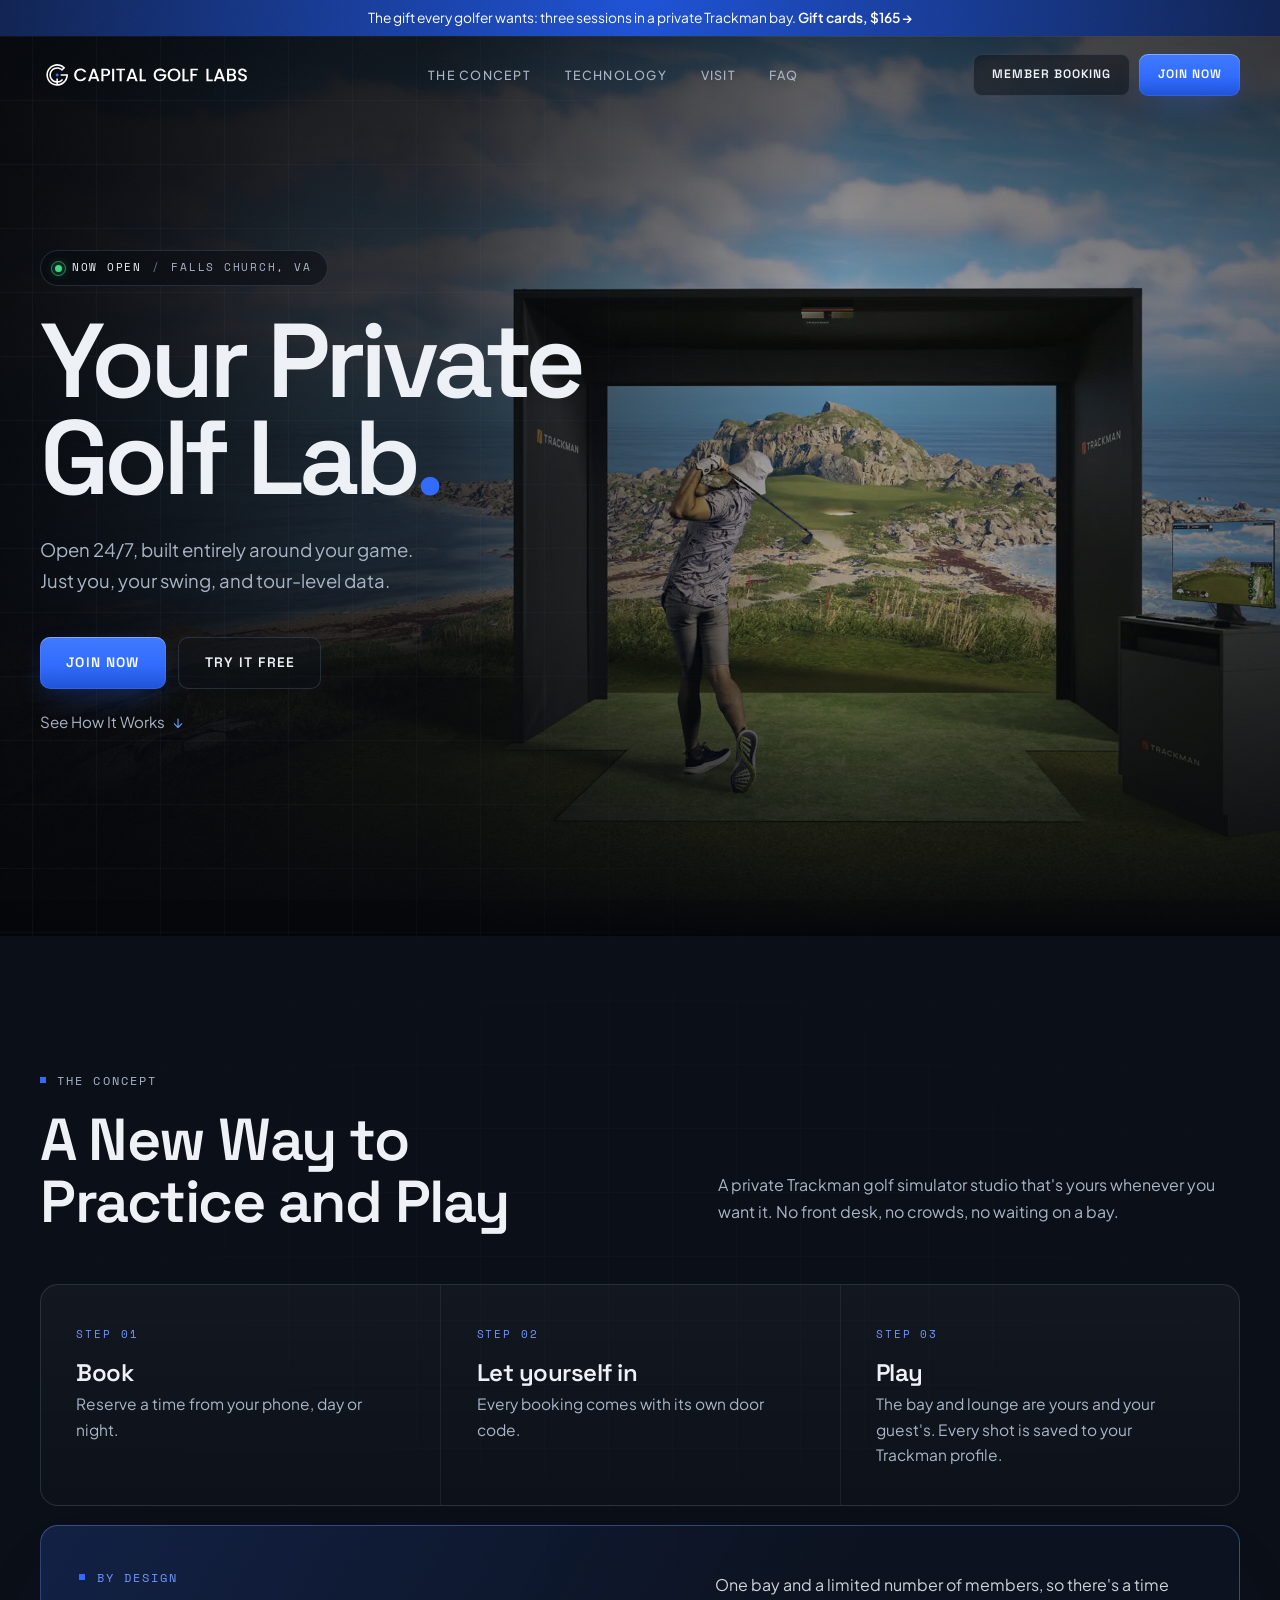
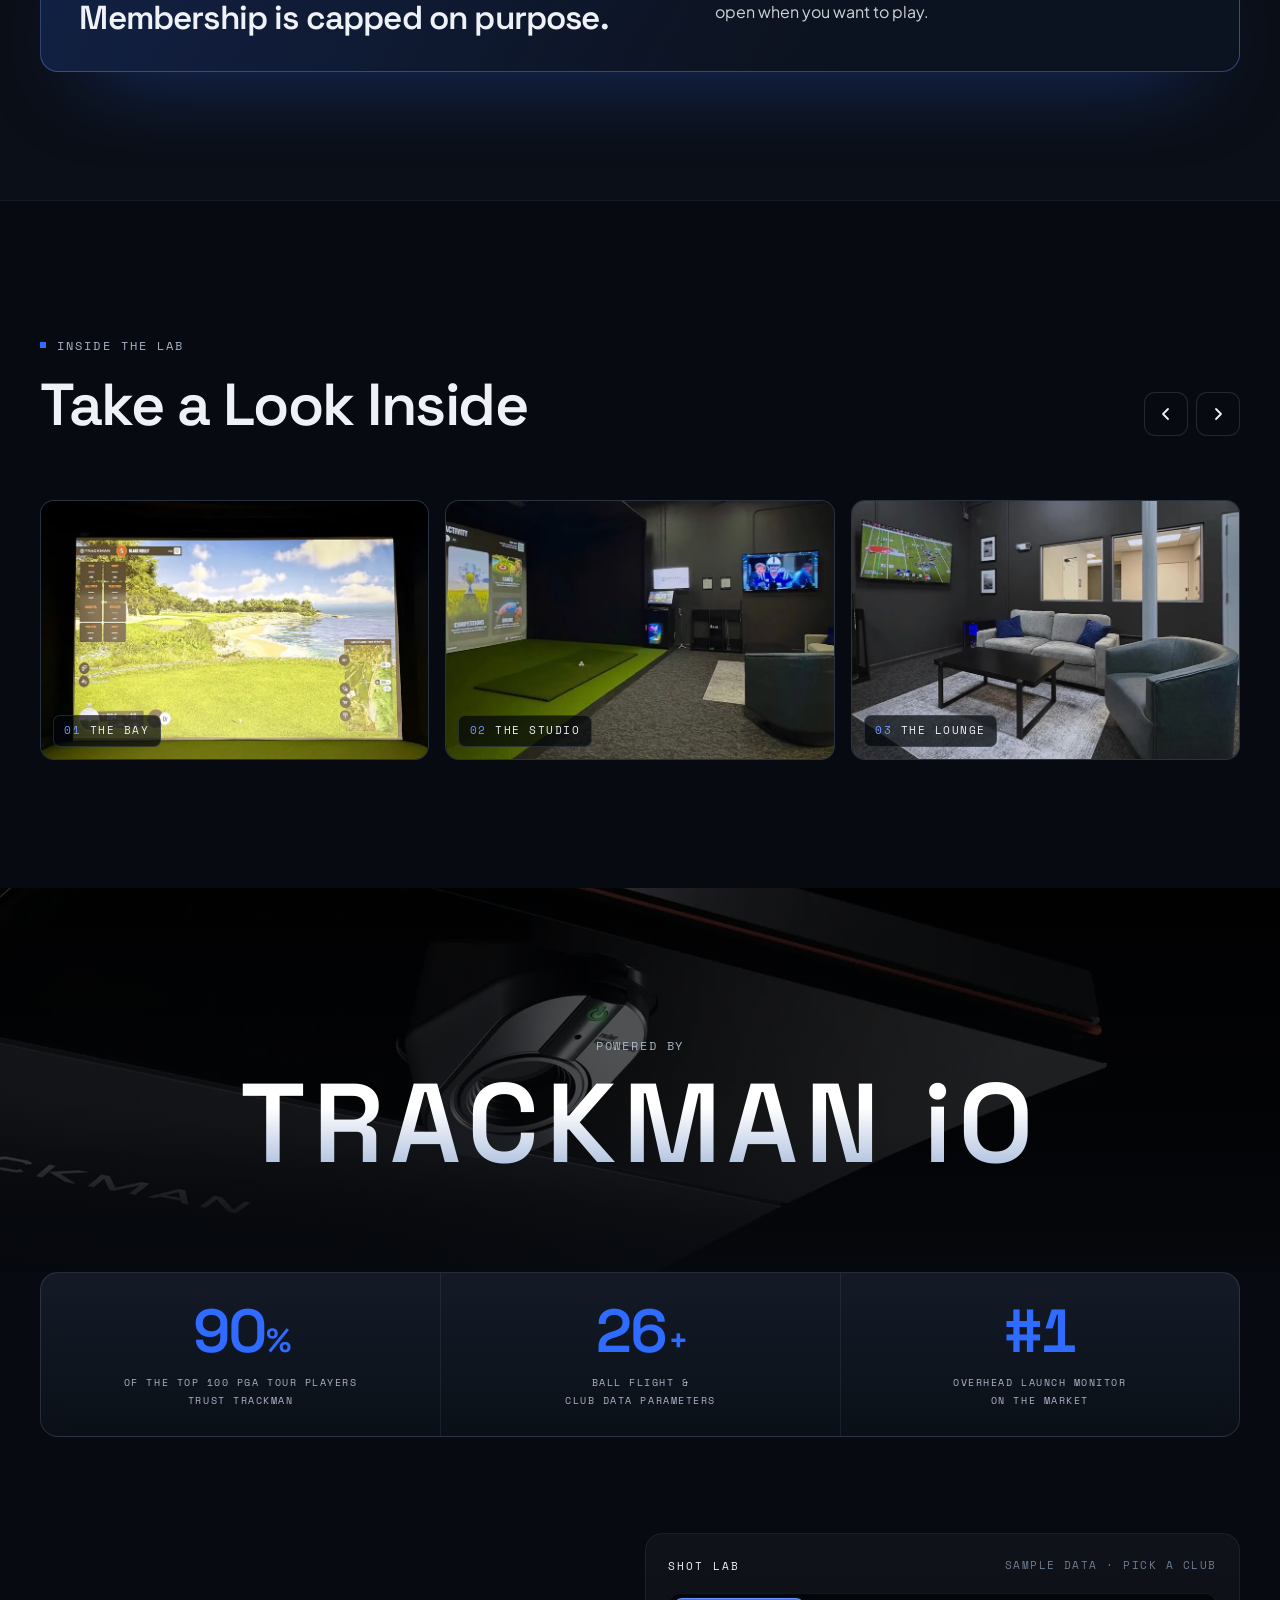
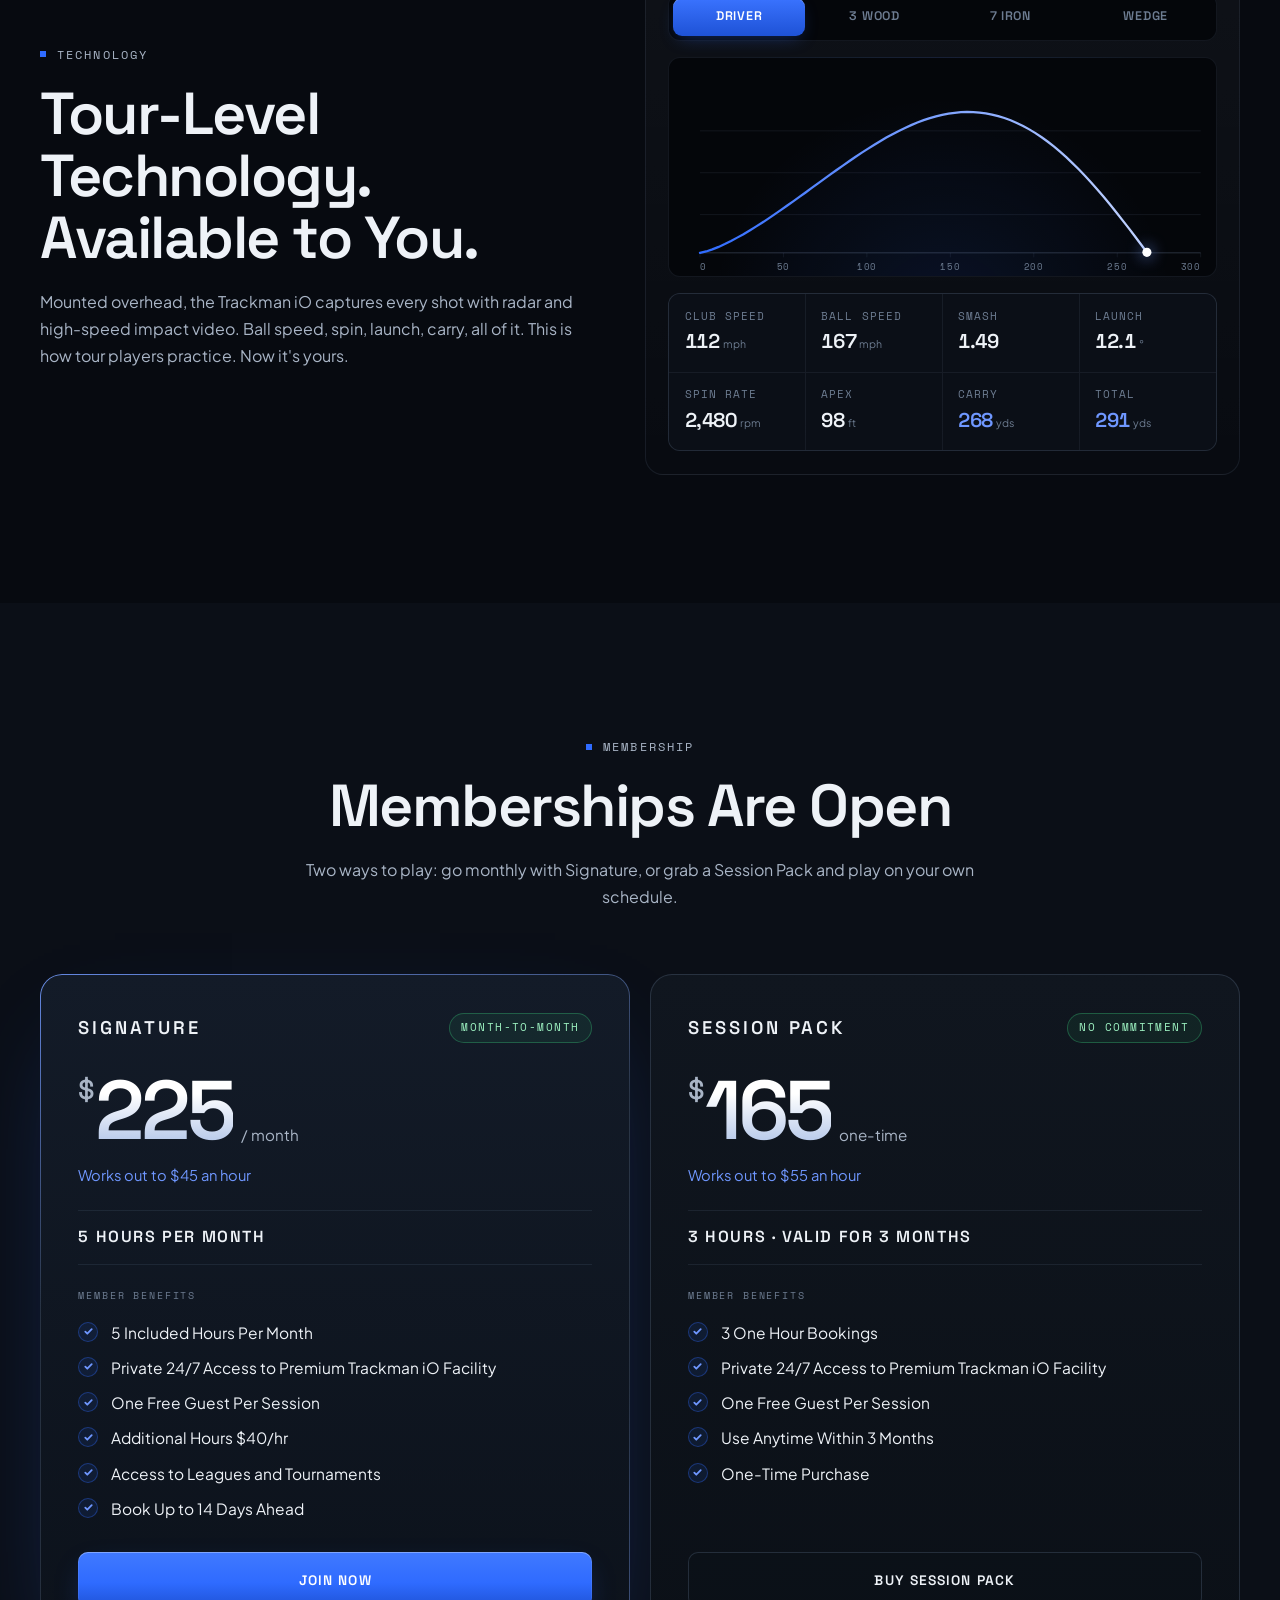
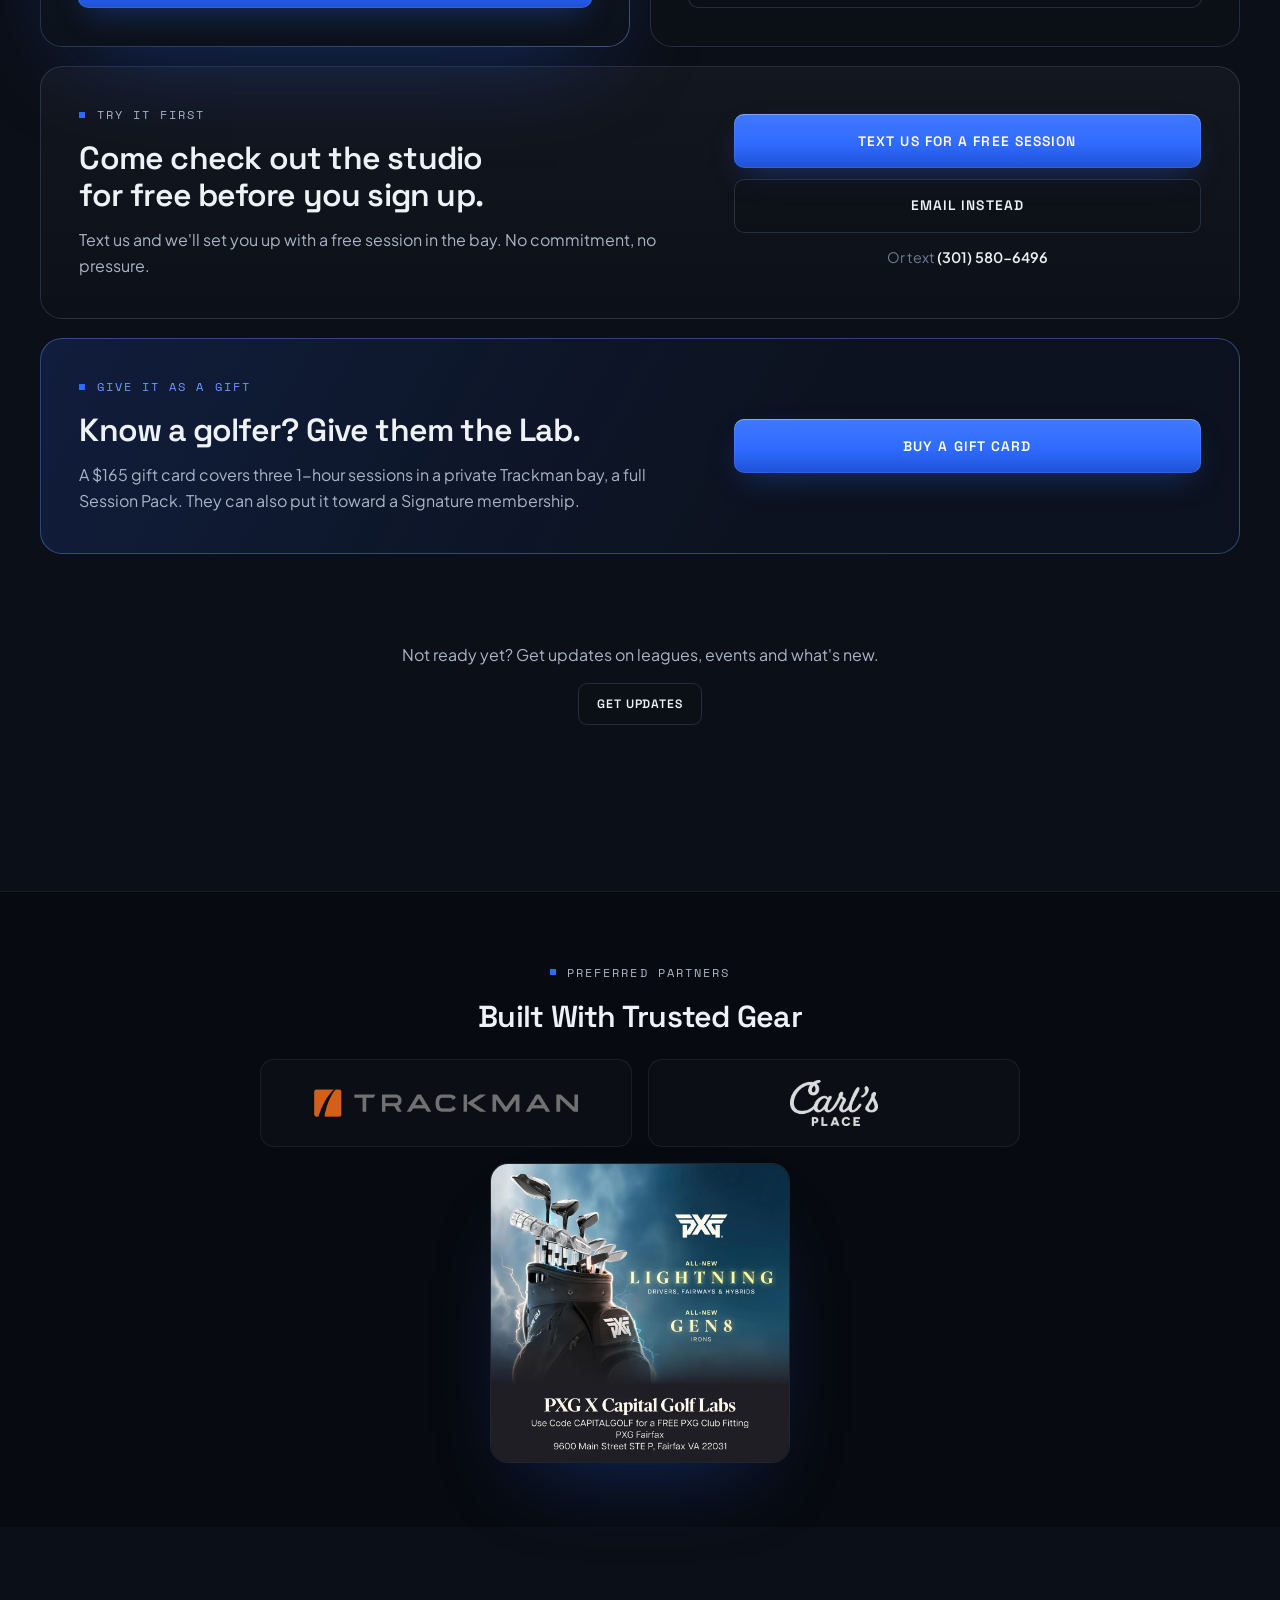
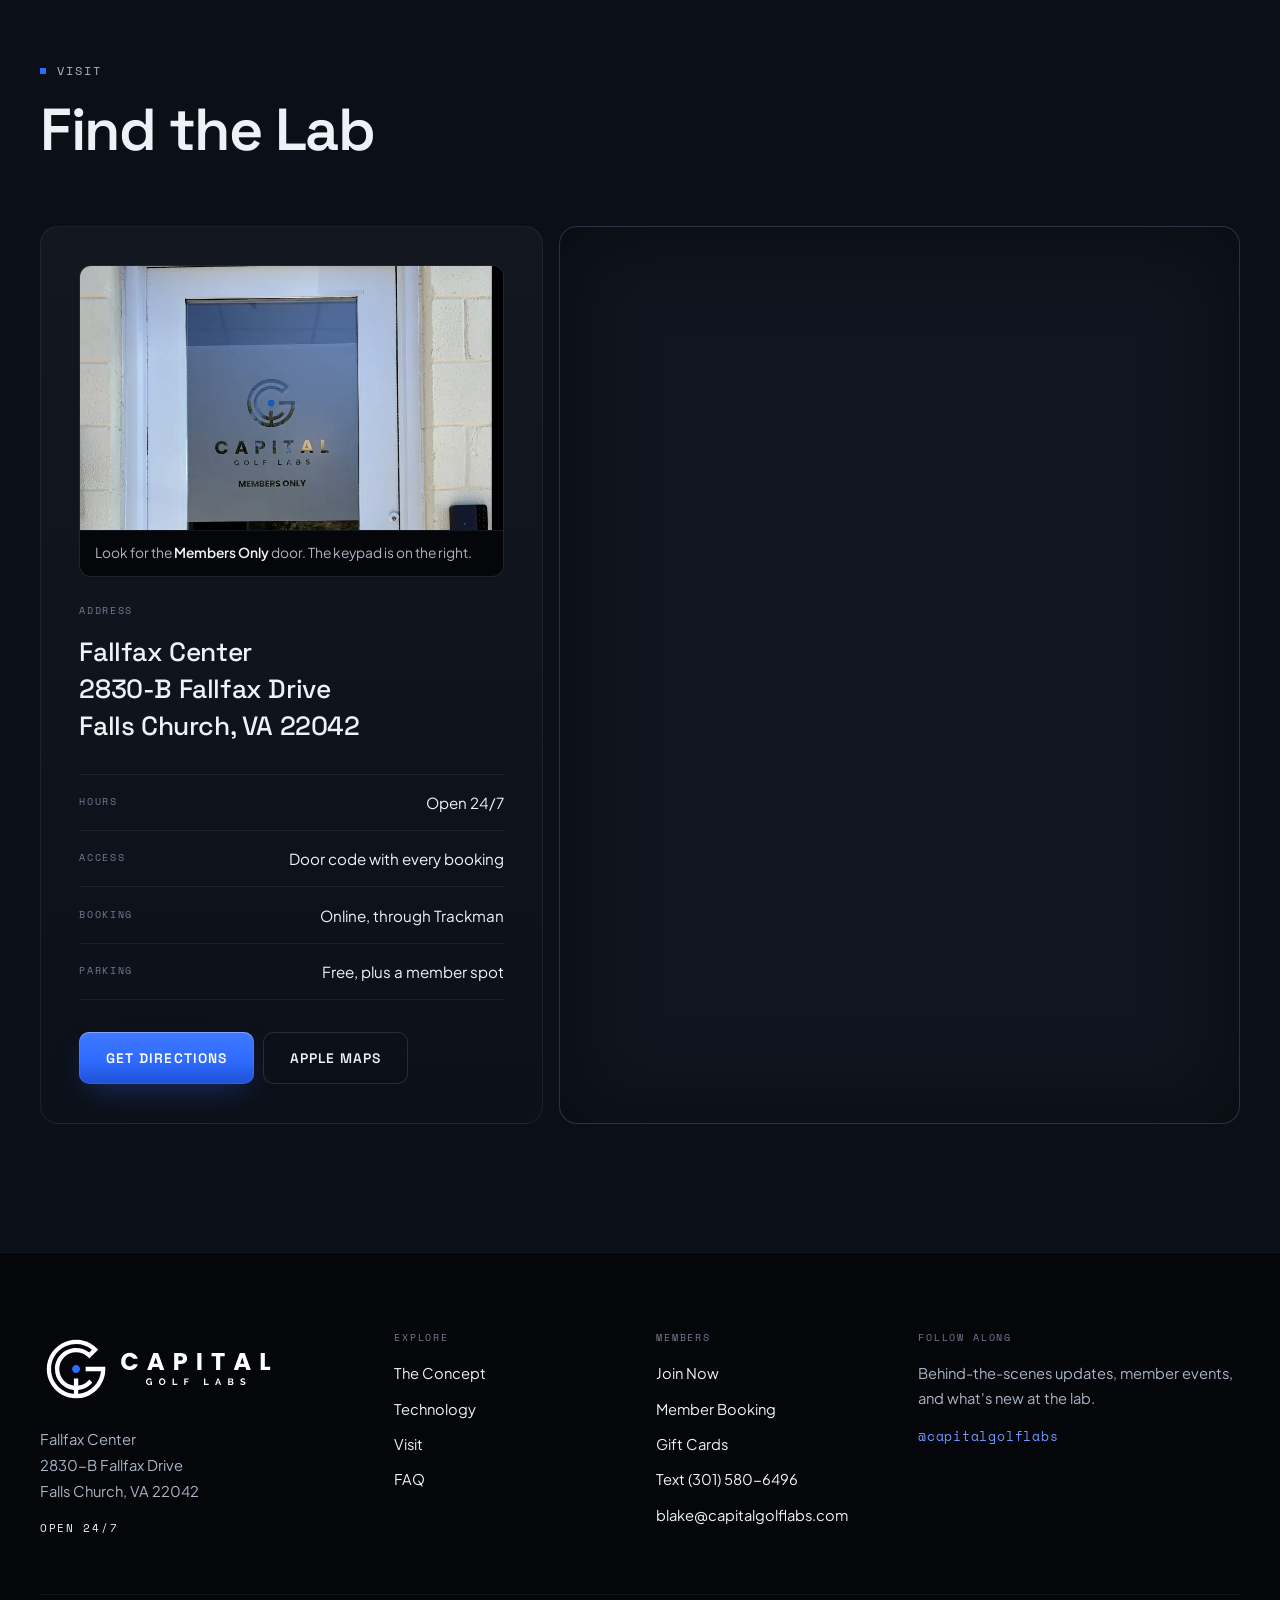
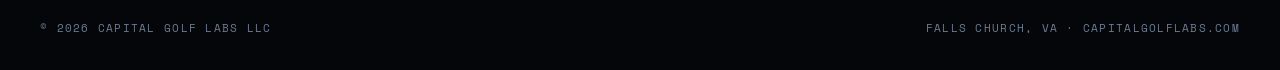
<file: index.html>
<!DOCTYPE html>
<html lang="en">
<head>
    <link rel="icon" href="static/img/favicon.ico?v=2" sizes="48x48">
    <link rel="icon" type="image/svg+xml" href="static/img/favicon.svg?v=2">
    <link rel="icon" type="image/png" sizes="32x32" href="static/img/favicon-32.png?v=2">
    <link rel="icon" type="image/png" sizes="16x16" href="static/img/favicon-16.png?v=2">
    <link rel="apple-touch-icon" sizes="180x180" href="static/img/apple-touch-icon.png?v=2">
    <link rel="manifest" href="site.webmanifest">
    <meta charset="UTF-8">
    <meta name="viewport" content="width=device-width, initial-scale=1.0, viewport-fit=cover">
    <meta name="theme-color" content="#04060a">
    <meta name="description" content="A private, 24/7 indoor golf simulator studio in Falls Church, VA, built around a Trackman iO. No crowds, no distractions. Just you, your swing, and tour-level data.">
    <title>Capital Golf Labs | Private 24/7 Golf Simulator Studio in Falls Church, VA</title>
    <script>document.documentElement.classList.add('js'); if (location.hash) document.documentElement.classList.add('landing');</script>
    <link rel="preconnect" href="https://fonts.googleapis.com">
    <link rel="preconnect" href="https://fonts.gstatic.com" crossorigin>
    <link rel="stylesheet" href="https://fonts.googleapis.com/css2?family=Plus+Jakarta+Sans:wght@400;500;600;700&amp;family=Space+Grotesk:wght@400;500;600;700&amp;family=Space+Mono:wght@400;700&amp;display=swap" media="print" onload="this.media='all'">
    <noscript><link rel="stylesheet" href="https://fonts.googleapis.com/css2?family=Plus+Jakarta+Sans:wght@400;500;600;700&amp;family=Space+Grotesk:wght@400;500;600;700&amp;family=Space+Mono:wght@400;700&amp;display=swap"></noscript>
    <link rel="preload" as="image" href="static/img/hero-trackman-1600.webp" type="image/webp" fetchpriority="high" media="(max-width: 959px)">
    <link rel="preload" as="image" href="static/img/hero-trackman.webp" type="image/webp" fetchpriority="high" media="(min-width: 960px)">
    <link rel="stylesheet" href="static/css/style.css?v=202611211130">
    <!-- Google tag (gtag.js) -->
    <script>
      window.dataLayer = window.dataLayer || [];
      function gtag(){dataLayer.push(arguments);}
      gtag('js', new Date());
      gtag('config', 'G-GBLS1ZX0RX');
      // Load the GA library shortly after the page has loaded, once the browser is idle (keeps it off the critical path).
      addEventListener('load', function () {
        var go = function () { var s = document.createElement('script'); s.async = true; s.src = 'https://www.googletagmanager.com/gtag/js?id=G-GBLS1ZX0RX'; document.head.appendChild(s); };
        setTimeout(function () { (window.requestIdleCallback || setTimeout)(go, { timeout: 2000 }); }, 1500);
      });
    </script>
    <script defer src="static/js/analytics.js?v=202611211130"></script>
    <script defer src="static/js/site.js?v=202611211130"></script>
    <link rel="canonical" href="https://capitalgolflabs.com/">
    <meta property="og:type" content="website">
    <meta property="og:site_name" content="Capital Golf Labs">
    <meta property="og:title" content="Capital Golf Labs — Your Private Golf Lab">
    <meta property="og:description" content="A private, 24/7 indoor golf simulator studio in Falls Church, VA, built around a Trackman iO. No crowds, no distractions. Just you, your swing, and tour-level data.">
    <meta property="og:url" content="https://capitalgolflabs.com/">
    <meta property="og:image" content="https://capitalgolflabs.com/static/img/og-home.jpg">
    <meta property="og:image:width" content="1200">
    <meta property="og:image:height" content="630">
    <meta name="twitter:card" content="summary_large_image">
    <meta name="twitter:title" content="Capital Golf Labs — Your Private Golf Lab">
    <meta name="twitter:description" content="A private, 24/7 indoor golf simulator studio in Falls Church, VA, built around a Trackman iO. No crowds, no distractions. Just you, your swing, and tour-level data.">
    <meta name="twitter:image" content="https://capitalgolflabs.com/static/img/og-home.jpg">
    <script type="application/ld+json">
{
      "@context": "https://schema.org",
      "@type": "SportsActivityLocation",
      "name": "Capital Golf Labs",
      "description": "A private, 24/7 indoor golf simulator studio with a Trackman iO in Falls Church, VA.",
      "url": "https://capitalgolflabs.com",
      "email": "blake@capitalgolflabs.com",
      "image": "https://capitalgolflabs.com/static/img/og-home.jpg",
      "openingHours": "Mo-Su 00:00-23:59",
      "address": {
        "@type": "PostalAddress",
        "streetAddress": "2830-B Fallfax Drive",
        "addressLocality": "Falls Church",
        "addressRegion": "VA",
        "postalCode": "22042",
        "addressCountry": "US"
      },
      "sameAs": [
        "https://www.instagram.com/capitalgolflabs",
        "https://maps.google.com/?cid=12121307016776813387"
      ],
      "telephone": "+1-301-580-6496",
      "priceRange": "$165–$225",
      "geo": {
        "@type": "GeoCoordinates",
        "latitude": 38.875828,
        "longitude": -77.2090625
      },
      "hasMap": "https://maps.google.com/?cid=12121307016776813387"
    }
    </script>
</head>
<body data-page="home" class="has-promo">

<!-- Holiday gift card banner. Remove in January: delete this link and the "has-promo" class on <body>. -->
<a class="promo-bar" href="https://booking.trackmangolf.com/venues/falls-church/topups" target="_blank" rel="noopener">
    <span class="promo-long">The gift every golfer wants: three sessions in a private Trackman bay. <b>Gift cards, $165 &rarr;</b></span>
    <span class="promo-short">The gift every golfer wants. <b>3 sessions, $165 &rarr;</b></span>
</a>

<!-- ===================== NAV ===================== -->
<nav class="nav" id="main-nav" aria-label="Main">
    <div class="container nav-inner">
        <a href="#" class="logo" aria-label="Capital Golf Labs home">
            <img src="static/img/logo/cgl-logo-line.svg" alt="Capital Golf Labs" width="213" height="34">
        </a>

        <ul class="nav-links">
            <li><a href="#tech" class="nav-link">The Concept</a></li>
            <li><a href="#trackman" class="nav-link">Technology</a></li>
            <li><a href="#visit" class="nav-link">Visit</a></li>
            <li><a href="faq.html" class="nav-link">FAQ</a></li>
        </ul>

        <div class="nav-ctas">
            <a href="https://booking.trackmangolf.com/venues/falls-church/booking/falls-church-simulator" class="btn btn-ghost btn-sm" target="_blank" rel="noopener">Member Booking</a>
            <a href="join/#plans" class="btn btn-primary btn-sm">Join Now</a>
        </div>

        <button class="hamburger" id="hamburger" aria-label="Open menu" aria-expanded="false" aria-controls="mobile-menu">
            <span></span>
            <span></span>
        </button>
    </div>
    <div class="scroll-progress" aria-hidden="true"></div>
</nav>

<!-- Mobile menu -->
<div class="mobile-menu" id="mobile-menu" aria-hidden="true">
    <div class="bg-grid"></div>
    <ul>
        <li><a href="#tech" class="mobile-link"><span class="mono">01</span>The Concept</a></li>
        <li><a href="#trackman" class="mobile-link"><span class="mono">02</span>Technology</a></li>
        <li><a href="#visit" class="mobile-link"><span class="mono">03</span>Visit</a></li>
        <li><a href="faq.html" class="mobile-link"><span class="mono">04</span>FAQ</a></li>
    </ul>
    <div class="mobile-menu-ctas">
        <a href="join/#plans" class="btn btn-primary">Join Now</a>
        <a href="https://booking.trackmangolf.com/venues/falls-church/booking/falls-church-simulator" class="btn btn-ghost" target="_blank" rel="noopener">Member Booking</a>
        <a href="sms:+13015806496?&amp;body=Hi%21%20I%27d%20like%20to%20come%20check%20out%20Capital%20Golf%20Labs%20with%20a%20free%20session." class="mobile-try">Text us for a free session</a>
        <a href="https://booking.trackmangolf.com/venues/falls-church/topups" class="mobile-try" target="_blank" rel="noopener">Buy a gift card</a>
    </div>
</div>

<main id="main">

<!-- ===================== HERO ===================== -->
<header class="hero">
    <div class="hero-media" role="img" aria-label="A golfer swinging in a Trackman simulator bay overlooking a seaside golf course"></div>
    <div class="bg-grid"></div>

    <div class="container">
        <div class="hero-content">
            <div class="hero-badge hero-in" style="--d:.05s"><span class="live-dot"></span><strong>Now Open</strong><span class="sep">/</span>Falls Church, VA</div>
            <h1 class="hero-title hero-in" style="--d:.1s"><span class="line">Your Private</span><span class="line">Golf Lab<span class="dot">.</span></span></h1>
            <p class="hero-sub hero-in" style="--d:.16s">
                Open 24/7, built entirely around your game.<br>
                Just you, your swing, and tour-level data.
            </p>
            <div class="hero-ctas hero-in" style="--d:.22s">
                <a href="join/#plans" class="btn btn-primary">Join Now<svg class="btn-arrow" viewBox="0 0 16 16" fill="none" stroke="currentColor" stroke-width="1.8" stroke-linecap="round" stroke-linejoin="round" aria-hidden="true"><path d="M3 8h10M9 4l4 4-4 4"/></svg></a>
                <a href="#try" class="btn btn-ghost">Try It Free</a>
            </div>
            <a href="#tech" class="hero-more hero-in" style="--d:.27s">See How It Works<span aria-hidden="true">&darr;</span></a>
        </div>
    </div>

</header>

<!-- ===================== CONCEPT + HOW IT WORKS ===================== -->
<section id="tech" class="section section--alt">
    <div class="bg-grid"></div>
    <div class="container concept">
        <header class="concept-head reveal">
            <div>
                <span class="eyebrow">The Concept</span>
                <h2 class="h2">A New Way to Practice and Play</h2>
            </div>
            <p>A private Trackman golf simulator studio that's yours whenever you want it. No front desk, no crowds, no waiting on a bay.</p>
        </header>

        <ol class="concept-steps reveal" id="how">
            <li>
                <span class="mono">Step 01</span>
                <h3>Book</h3>
                <p>Reserve a time from your phone, day or night.</p>
            </li>
            <li>
                <span class="mono">Step 02</span>
                <h3>Let yourself in</h3>
                <p>Every booking comes with its own door code.</p>
            </li>
            <li>
                <span class="mono">Step 03</span>
                <h3>Play</h3>
                <p>The bay and lounge are yours and your guest's. Every shot is saved to your Trackman profile.</p>
            </li>
        </ol>

        <aside class="concept-cap reveal">
            <div>
                <span class="eyebrow">By Design</span>
                <h3>Membership is capped on&nbsp;purpose.</h3>
            </div>
            <p>One bay and a limited number of members, so there's a time open when you want to play.</p>
        </aside>
    </div>
</section>

<!-- ===================== INSIDE THE LAB ===================== -->
<section id="inside" class="section section--line">
    <div class="container">
        <div class="section-head section-head--row reveal">
            <div>
                <span class="eyebrow">Inside the Lab</span>
                <h2 class="h2">Take a Look Inside</h2>
            </div>
            <div class="in-nav">
                <button type="button" class="rv-btn" data-in="-1" aria-label="Previous photo"><svg viewBox="0 0 16 16" fill="none" stroke="currentColor" stroke-width="1.8" stroke-linecap="round" stroke-linejoin="round" aria-hidden="true"><path d="M10 3 5 8l5 5"/></svg></button>
                <button type="button" class="rv-btn" data-in="1" aria-label="Next photo"><svg viewBox="0 0 16 16" fill="none" stroke="currentColor" stroke-width="1.8" stroke-linecap="round" stroke-linejoin="round" aria-hidden="true"><path d="m6 3 5 5-5 5"/></svg></button>
            </div>
        </div>
        <div class="in-track reveal" id="inside-track" tabindex="0" aria-label="Photos of the studio">
            <figure class="in-card">
                <picture>
                    <source type="image/webp" srcset="static/img/inside/screen-800.webp 800w, static/img/inside/screen.webp 1200w" sizes="(max-width: 859px) 86vw, 390px">
                    <img src="static/img/inside/screen.jpg" alt="Standing on the hitting mat, facing the impact screen with a Trackman course on it" loading="lazy" width="1200" height="800">
                </picture>
                <figcaption><span class="mono">01</span>The Bay</figcaption>
            </figure>
            <figure class="in-card">
                <picture>
                    <source type="image/webp" srcset="static/img/inside/studio-800.webp 800w, static/img/inside/studio.webp 1200w" sizes="(max-width: 859px) 86vw, 390px">
                    <img src="static/img/inside/studio.jpg" alt="The studio: the hitting mat and impact screen, the touchscreen station, and the lounge seating" loading="lazy" width="1200" height="800">
                </picture>
                <figcaption><span class="mono">02</span>The Studio</figcaption>
            </figure>
            <figure class="in-card">
                <picture>
                    <source type="image/webp" srcset="static/img/inside/lounge-800.webp 800w, static/img/inside/lounge.webp 1200w" sizes="(max-width: 859px) 86vw, 390px">
                    <img src="static/img/inside/lounge.jpg" alt="The lounge: sofa, armchair, coffee table and a TV" loading="lazy" width="1200" height="800">
                </picture>
                <figcaption><span class="mono">03</span>The Lounge</figcaption>
            </figure>
            <figure class="in-card">
                <picture>
                    <source type="image/webp" srcset="static/img/inside/lobby-800.webp 800w, static/img/inside/lobby.webp 1200w" sizes="(max-width: 859px) 86vw, 390px">
                    <img src="static/img/inside/lobby.jpg" alt="The lobby with the Capital Golf Labs logo wall and the scoreboard TV" loading="lazy" width="1200" height="800">
                </picture>
                <figcaption><span class="mono">04</span>The Lobby</figcaption>
            </figure>
        </div>
        <div class="in-dots" aria-hidden="true"><i class="on"></i><i></i><i></i><i></i></div>
    </div>
</section>

<!-- ===================== TECHNOLOGY ===================== -->
<section id="trackman" class="tech">
    <div class="tech-banner">
        <picture>
            <source type="image/webp" srcset="static/img/Trackman_iO_Side-800.webp 800w, static/img/Trackman_iO_Side.webp 1600w" sizes="100vw">
            <img src="static/img/Trackman_iO_Side.jpg" alt="Trackman iO overhead camera detail" loading="lazy" width="1920" height="1080">
        </picture>
        <div class="tech-banner-overlay">
            <span class="mono">Powered By</span>
            <span class="tech-wordmark text-grad">TRACKMAN iO</span>
        </div>
    </div>

    <div class="section tech-section">
        <div class="container">
            <div class="stats reveal">
                <div class="stat">
                    <span class="stat-number" data-count="90" data-suffix="%">90<span class="stat-suffix">%</span></span>
                    <span class="stat-label">of the Top 100 PGA Tour Players <br>Trust Trackman</span>
                </div>
                <div class="stat">
                    <span class="stat-number" data-count="26" data-suffix="+">26<span class="stat-suffix">+</span></span>
                    <span class="stat-label">Ball Flight &amp; <br>Club Data Parameters</span>
                </div>
                <div class="stat">
                    <span class="stat-number">#1</span>
                    <span class="stat-label">Overhead Launch Monitor <br>on the Market</span>
                </div>
            </div>

            <div class="tech-grid">
                <div class="tech-copy reveal">
                    <span class="eyebrow">Technology</span>
                    <h2 class="h2">Tour-Level Technology.<br>Available to You.</h2>
                    <p class="lead">Mounted overhead, the Trackman iO captures every shot with radar and high-speed impact video. Ball speed, spin, launch, carry, all of it. This is how tour players practice. Now it's yours.</p>
                </div>

                <!-- Shot Lab: pick a club and watch the flight -->
                <div class="shotlab card reveal" id="shotlab">
                    <div class="sl-head">
                        <span class="sl-title">Shot Lab</span>
                        <span class="sl-note">Sample data · Pick a club</span>
                    </div>
                    <div class="sl-tabs" role="tablist" aria-label="Choose a club">
                        <button type="button" class="sl-tab" role="tab" data-club="driver" aria-selected="true">Driver</button>
                        <button type="button" class="sl-tab" role="tab" data-club="wood" aria-selected="false">3 Wood</button>
                        <button type="button" class="sl-tab" role="tab" data-club="iron" aria-selected="false">7 Iron</button>
                        <button type="button" class="sl-tab" role="tab" data-club="wedge" aria-selected="false">Wedge</button>
                    </div>
                    <div class="sl-chart">
                        <svg viewBox="0 0 600 240" role="img" aria-label="Side view of the ball flight for the selected club">
                            <defs>
                                <linearGradient id="sl-line" x1="0" x2="1">
                                    <stop offset="0" stop-color="#2F6BFF"/>
                                    <stop offset="1" stop-color="#c2d3ff"/>
                                </linearGradient>
                                <linearGradient id="sl-area" x1="0" y1="0" x2="0" y2="1">
                                    <stop offset="0" stop-color="#2F6BFF" stop-opacity=".28"/>
                                    <stop offset="1" stop-color="#2F6BFF" stop-opacity="0"/>
                                </linearGradient>
                            </defs>
                        </svg>
                    </div>
                    <div class="sl-data" aria-live="polite">
                        <div class="sl-metric"><span class="rd-label">Club Speed</span><span class="rd-val" data-k="club" data-v="112">112</span><span class="rd-unit">mph</span></div>
                        <div class="sl-metric"><span class="rd-label">Ball Speed</span><span class="rd-val" data-k="ball" data-v="167">167</span><span class="rd-unit">mph</span></div>
                        <div class="sl-metric"><span class="rd-label">Smash</span><span class="rd-val" data-k="smash" data-v="1.49">1.49</span></div>
                        <div class="sl-metric"><span class="rd-label">Launch</span><span class="rd-val" data-k="launch" data-v="12.1">12.1</span><span class="rd-unit">°</span></div>
                        <div class="sl-metric"><span class="rd-label">Spin Rate</span><span class="rd-val" data-k="spin" data-v="2480">2,480</span><span class="rd-unit">rpm</span></div>
                        <div class="sl-metric"><span class="rd-label">Apex</span><span class="rd-val" data-k="apex" data-v="98">98</span><span class="rd-unit">ft</span></div>
                        <div class="sl-metric sl-metric--key"><span class="rd-label">Carry</span><span class="rd-val" data-k="carry" data-v="268">268</span><span class="rd-unit">yds</span></div>
                        <div class="sl-metric sl-metric--key"><span class="rd-label">Total</span><span class="rd-val" data-k="total" data-v="291">291</span><span class="rd-unit">yds</span></div>
                    </div>
                </div>
            </div>
        </div>
    </div>
</section>

<!-- ===================== REVIEWS (filled from Google via the cgl-hooks Worker; hidden until it loads) ===================== -->
<section id="reviews" class="section section--line" hidden>
    <div class="container">
        <div class="section-head section-head--row reveal">
            <div>
                <span class="eyebrow">Reviews</span>
                <h2 class="h2">What Golfers Are Saying</h2>
            </div>
            <div class="rv-nav" aria-label="Scroll reviews">
                <button type="button" class="rv-btn" data-dir="-1" aria-label="Previous reviews"><svg viewBox="0 0 16 16" fill="none" stroke="currentColor" stroke-width="1.8" stroke-linecap="round" stroke-linejoin="round" aria-hidden="true"><path d="M10 3 5 8l5 5"/></svg></button>
                <button type="button" class="rv-btn" data-dir="1" aria-label="Next reviews"><svg viewBox="0 0 16 16" fill="none" stroke="currentColor" stroke-width="1.8" stroke-linecap="round" stroke-linejoin="round" aria-hidden="true"><path d="m6 3 5 5-5 5"/></svg></button>
            </div>
        </div>

        <div class="rv-summary card reveal">
            <div class="rv-score">
                <span class="rv-num" data-rv="rating">5.0</span>
                <div>
                    <span class="stars" data-rv="stars" aria-hidden="true"></span>
                    <span class="rv-meta"><svg class="g-mark" viewBox="0 0 48 48" aria-hidden="true"><path fill="#EA4335" d="M24 9.5c3.54 0 6.71 1.22 9.21 3.6l6.85-6.85C35.9 2.38 30.47 0 24 0 14.62 0 6.51 5.38 2.56 13.22l7.98 6.19C12.43 13.72 17.74 9.5 24 9.5z"/><path fill="#4285F4" d="M46.98 24.55c0-1.57-.15-3.09-.38-4.55H24v9.02h12.94c-.58 2.96-2.26 5.48-4.78 7.18l7.73 6c4.51-4.18 7.09-10.36 7.09-17.65z"/><path fill="#FBBC05" d="M10.53 28.59c-.48-1.45-.76-2.99-.76-4.59s.27-3.14.76-4.59l-7.98-6.19C.92 16.46 0 20.12 0 24c0 3.88.92 7.54 2.56 10.78l7.97-6.19z"/><path fill="#34A853" d="M24 48c6.48 0 11.93-2.13 15.89-5.81l-7.73-6c-2.15 1.45-4.92 2.3-8.16 2.3-6.26 0-11.57-4.22-13.47-9.91l-7.98 6.19C6.51 42.62 14.62 48 24 48z"/></svg><span data-rv="count">Google reviews</span></span>
                </div>
            </div>
            <div class="rv-actions">
                <a class="btn btn-ghost btn-sm" data-rv="url" href="#" target="_blank" rel="noopener">Read All on Google</a>
                <a class="btn btn-primary btn-sm" data-rv="write" href="#" target="_blank" rel="noopener">Leave a Review</a>
            </div>
        </div>

        <div class="rv-track" data-rv="track" tabindex="0" aria-label="Google reviews"></div>
    </div>
</section>

<!-- ===================== MEMBERSHIP ===================== -->
<section id="reserve" class="section section--alt">
    <div class="container">
        <header class="section-head section-head--center reveal">
            <span class="eyebrow">Membership</span>
            <h2 class="h2">Memberships Are Open</h2>
            <p>Two ways to play: go monthly with Signature, or grab a Session Pack and play on your own schedule.</p>
        </header>

        <div class="member-grid" data-stagger>
            <article class="plan reveal">
                <div class="plan-top">
                    <span class="plan-name">Signature</span>
                    <span class="plan-status">Month-to-Month</span>
                </div>
                <div class="plan-price"><span class="cur">$</span><span class="amount">225</span><span class="per">/ month</span></div>
                <div class="plan-rate">Works out to $45 an hour</div>
                <div class="plan-hours">5 Hours per Month</div>
                <div class="plan-benefits-label">Member Benefits</div>
                <ul class="plan-list">
                    <li><span class="check"><svg viewBox="0 0 12 12" fill="none" stroke="currentColor" stroke-width="2" stroke-linecap="round" stroke-linejoin="round"><path d="M2.5 6.2l2.2 2.2 4.8-4.9"/></svg></span>5 Included Hours Per Month</li>
                    <li><span class="check"><svg viewBox="0 0 12 12" fill="none" stroke="currentColor" stroke-width="2" stroke-linecap="round" stroke-linejoin="round"><path d="M2.5 6.2l2.2 2.2 4.8-4.9"/></svg></span>Private 24/7 Access to Premium Trackman iO Facility</li>
                    <li><span class="check"><svg viewBox="0 0 12 12" fill="none" stroke="currentColor" stroke-width="2" stroke-linecap="round" stroke-linejoin="round"><path d="M2.5 6.2l2.2 2.2 4.8-4.9"/></svg></span>One Free Guest Per Session</li>
                    <li><span class="check"><svg viewBox="0 0 12 12" fill="none" stroke="currentColor" stroke-width="2" stroke-linecap="round" stroke-linejoin="round"><path d="M2.5 6.2l2.2 2.2 4.8-4.9"/></svg></span>Additional Hours $40/hr</li>
                    <li><span class="check"><svg viewBox="0 0 12 12" fill="none" stroke="currentColor" stroke-width="2" stroke-linecap="round" stroke-linejoin="round"><path d="M2.5 6.2l2.2 2.2 4.8-4.9"/></svg></span>Access to Leagues and Tournaments</li>
                    <li><span class="check"><svg viewBox="0 0 12 12" fill="none" stroke="currentColor" stroke-width="2" stroke-linecap="round" stroke-linejoin="round"><path d="M2.5 6.2l2.2 2.2 4.8-4.9"/></svg></span>Book Up to 14 Days Ahead</li>
                </ul>
                <a href="join/#plans" class="btn btn-primary btn-block">Join Now<svg class="btn-arrow" viewBox="0 0 16 16" fill="none" stroke="currentColor" stroke-width="1.8" stroke-linecap="round" stroke-linejoin="round" aria-hidden="true"><path d="M3 8h10M9 4l4 4-4 4"/></svg></a>
            </article>

            <!-- Session Pack: benefits match the Trackman tile word for word, same order -->
            <article class="plan plan--alt reveal" id="session-pack">
                <div class="plan-top">
                    <span class="plan-name">Session Pack</span>
                    <span class="plan-status">No Commitment</span>
                </div>
                <div class="plan-price"><span class="cur">$</span><span class="amount">165</span><span class="per">one-time</span></div>
                <div class="plan-rate">Works out to $55 an hour</div>
                <div class="plan-hours">3 Hours &middot; Valid for 3 Months</div>
                <div class="plan-benefits-label">Member Benefits</div>
                <ul class="plan-list">
                    <li><span class="check"><svg viewBox="0 0 12 12" fill="none" stroke="currentColor" stroke-width="2" stroke-linecap="round" stroke-linejoin="round"><path d="M2.5 6.2l2.2 2.2 4.8-4.9"/></svg></span>3 One Hour Bookings</li>
                    <li class="plan-shared"><span class="check"><svg viewBox="0 0 12 12" fill="none" stroke="currentColor" stroke-width="2" stroke-linecap="round" stroke-linejoin="round"><path d="M2.5 6.2l2.2 2.2 4.8-4.9"/></svg></span>Private 24/7 Access to Premium Trackman iO Facility</li>
                    <li class="plan-shared"><span class="check"><svg viewBox="0 0 12 12" fill="none" stroke="currentColor" stroke-width="2" stroke-linecap="round" stroke-linejoin="round"><path d="M2.5 6.2l2.2 2.2 4.8-4.9"/></svg></span>One Free Guest Per Session</li>
                    <li><span class="check"><svg viewBox="0 0 12 12" fill="none" stroke="currentColor" stroke-width="2" stroke-linecap="round" stroke-linejoin="round"><path d="M2.5 6.2l2.2 2.2 4.8-4.9"/></svg></span>Use Anytime Within 3 Months</li>
                    <li><span class="check"><svg viewBox="0 0 12 12" fill="none" stroke="currentColor" stroke-width="2" stroke-linecap="round" stroke-linejoin="round"><path d="M2.5 6.2l2.2 2.2 4.8-4.9"/></svg></span>One-Time Purchase</li>
                </ul>
                <a href="join/#session-pack" class="btn btn-ghost btn-block">Buy Session Pack<svg class="btn-arrow" viewBox="0 0 16 16" fill="none" stroke="currentColor" stroke-width="1.8" stroke-linecap="round" stroke-linejoin="round" aria-hidden="true"><path d="M3 8h10M9 4l4 4-4 4"/></svg></a>
            </article>

            <!-- Google rating under both plans (filled by the reviews feed; hidden until it loads) -->
            <a class="plan-proof plan-proof--row" data-rv-inline hidden href="#" target="_blank" rel="noopener"></a>

            <aside class="try-card reveal" id="try">
                <span class="eyebrow">Try It First</span>
                <h3>Come check out the studio for free before you sign up.</h3>
                <p>Text us and we'll set you up with a free session in the bay. No commitment, no pressure.</p>
                <div class="try-actions">
                    <a href="sms:+13015806496?&amp;body=Hi%21%20I%27d%20like%20to%20come%20check%20out%20Capital%20Golf%20Labs%20with%20a%20free%20session." class="btn btn-primary btn-block">Text Us for a Free Session</a>
                    <a href="mailto:blake@capitalgolflabs.com?subject=Free%20session%20at%20Capital%20Golf%20Labs&amp;body=Hi%21%20I%27d%20like%20to%20come%20check%20out%20Capital%20Golf%20Labs%20with%20a%20free%20session." class="btn btn-ghost btn-block">Email Instead</a>
                    <span class="try-number">Or text <a href="sms:+13015806496?&amp;body=Hi%21%20I%27d%20like%20to%20come%20check%20out%20Capital%20Golf%20Labs%20with%20a%20free%20session.">(301) 580-6496</a></span>
                </div>
            </aside>

            <aside class="try-card gift-card reveal" id="gift">
                <span class="eyebrow">Give It as a Gift</span>
                <h3>Know a golfer? Give them the Lab.</h3>
                <p>A $165 gift card covers three 1-hour sessions in a private Trackman bay, a full Session Pack. They can also put it toward a Signature membership.</p>
                <div class="try-actions">
                    <a href="https://booking.trackmangolf.com/venues/falls-church/topups" class="btn btn-primary btn-block" target="_blank" rel="noopener">Buy a Gift Card</a>
                </div>
            </aside>
        </div>

        <div class="updates reveal">
                <p class="updates-line">Not ready yet? Get updates on leagues, events and what's new.</p>
                <button type="button" class="btn btn-ghost btn-sm updates-toggle" aria-expanded="false" aria-controls="waitlist-form">Get Updates</button>

                <form id="waitlist-form" class="waitlist-form" autocomplete="on">
                    <div class="form-row">
                        <div class="form-field">
                            <label for="wl-name">Full Name</label>
                            <input type="text" id="wl-name" name="name" required autocomplete="name" placeholder="Your name">
                        </div>
                        <div class="form-field">
                            <label for="wl-email">Email</label>
                            <input type="email" id="wl-email" name="email" required autocomplete="email" placeholder="you@email.com">
                        </div>
                    </div>
                    <div class="form-row">
                        <div class="form-field">
                            <label for="wl-phone">Phone <span class="field-optional">(optional)</span></label>
                            <input type="tel" id="wl-phone" name="phone" autocomplete="tel" placeholder="(555) 555-5555">
                        </div>
                        <div class="form-field">
                            <label for="wl-source">How did you hear about us?</label>
                            <select id="wl-source" name="source">
                                <option value="" disabled selected>Select one</option>
                                <option value="Friend or referral">Friend or referral</option>
                                <option value="Instagram">Instagram</option>
                                <option value="Facebook">Facebook</option>
                                <option value="PXG">PXG</option>
                                <option value="Google search">Google search</option>
                                <option value="Other">Other</option>
                            </select>
                        </div>
                    </div>
                    <button type="submit" class="btn btn-primary btn-block form-submit" id="form-submit">
                        <span class="submit-text">Keep Me Posted</span>
                        <span class="submit-loading" style="display:none"><span class="spinner"></span> Submitting...</span>
                        <span class="submit-success" style="display:none">&#10003; You're on the list!</span>
                    </button>
                    <input type="text" name="company" class="hp" tabindex="-1" autocomplete="off" aria-hidden="true">
                    <p class="form-error" hidden>That didn't send. Please try again, or text us at (301) 580-6496.</p>
                    <p class="form-note">No commitment. Just updates, never spam.</p>
                </form>

                <div id="form-success" class="form-success-msg" style="display:none">
                    <div class="success-icon">&#10003;</div>
                    <h3>You're on the list.</h3>
                    <p>We'll keep you posted on leagues, events, and what's new. In the meantime, follow along on Instagram.</p>
                    <a href="https://instagram.com/capitalgolflabs" target="_blank" rel="noopener" class="success-insta">@capitalgolflabs</a>
                </div>
            </div>
    </div>
</section>

<!-- ===================== PARTNERS ===================== -->
<section class="section section--line partners">
    <div class="container">
        <header class="section-head section-head--center reveal">
            <span class="eyebrow">Preferred Partners</span>
            <h2 class="h2">Built With Trusted&nbsp;Gear</h2>
        </header>
        <div class="partner-row reveal">
            <div class="partner-cell" aria-label="Trackman">
                <img src="static/img/trackman-logo.png" alt="Trackman" loading="lazy" width="405" height="43">
            </div>
            <a class="partner-cell partner-cell--carls" href="https://www.carlsplace.com" target="_blank" rel="noopener" aria-label="Carl's Place">
                <img src="static/img/CarlsPlace_Logo_RichBlack.png" alt="Carl's Place" loading="lazy" width="1049" height="543">
            </a>
        </div>
        <figure class="partner-feature reveal">
            <picture>
                <source srcset="static/img/pxg-cgl.webp" type="image/webp">
                <img src="static/img/pxg-cgl.jpg" alt="PXG X Capital Golf Labs. Use code CAPITALGOLF for a free PXG club fitting at PXG Fairfax, 9600 Main Street, Suite P, Fairfax, VA 22031" loading="lazy" width="1040" height="1040">
            </picture>
        </figure>
    </div>
</section>

<!-- ===================== VISIT ===================== -->
<section id="visit" class="section section--alt">
    <div class="container">
        <header class="section-head reveal">
            <span class="eyebrow">Visit</span>
            <h2 class="h2">Find the Lab</h2>
        </header>
        <div class="visit-grid" data-stagger>
            <div class="visit-card card reveal">
                <figure class="visit-photo">
                    <picture>
                        <source type="image/webp" srcset="static/img/bay/door-800.webp 800w, static/img/bay/door.webp 1600w" sizes="(max-width: 859px) 86vw, 440px">
                        <img src="static/img/bay/door.jpg" alt="The Capital Golf Labs entrance: a glass door marked Members Only, with the door-code keypad to its right" loading="lazy" width="1600" height="1200">
                    </picture>
                    <figcaption>Look for the <b>Members Only</b> door. The keypad is on the right.</figcaption>
                </figure>
                <span class="mono visit-label">Address</span>
                <address>Fallfax Center<br>2830-B Fallfax Drive<br>Falls Church, VA 22042</address>
                <ul class="visit-list">
                    <li><span class="k">Hours</span><span class="v">Open 24/7</span></li>
                    <li><span class="k">Access</span><span class="v">Door code with every booking</span></li>
                    <li><span class="k">Booking</span><span class="v">Online, through Trackman</span></li>
                    <li><span class="k">Parking</span><span class="v">Free, plus a member spot</span></li>
                </ul>
                <div class="visit-actions">
                    <a href="https://www.google.com/maps/dir/?api=1&amp;destination=Capital%20Golf%20Labs%2C%202830-B%20Fallfax%20Dr%2C%20Falls%20Church%2C%20VA%2022042" class="btn btn-primary" target="_blank" rel="noopener">Get Directions<svg class="btn-arrow" viewBox="0 0 16 16" fill="none" stroke="currentColor" stroke-width="1.8" stroke-linecap="round" stroke-linejoin="round" aria-hidden="true"><path d="M3 8h10M9 4l4 4-4 4"/></svg></a>
                    <a href="https://maps.apple.com/?ll=38.875828,-77.2090625&amp;q=Capital%20Golf%20Labs" class="btn btn-ghost" target="_blank" rel="noopener">Apple Maps</a>
                </div>
            </div>
            <div class="map-frame reveal">
                <iframe src="https://maps.google.com/maps?q=Capital%20Golf%20Labs%2C%202830-B%20Fallfax%20Dr%2C%20Falls%20Church%2C%20VA%2022042&amp;z=15&amp;output=embed" title="Map showing Capital Golf Labs at 2830-B Fallfax Drive, Falls Church, VA" loading="lazy" referrerpolicy="no-referrer-when-downgrade" allowfullscreen></iframe>
            </div>
        </div>
    </div>
</section>

</main>

<!-- ===================== FOOTER ===================== -->
<footer class="footer">
    <div class="container">
        <div class="footer-top">
            <div class="footer-brand">
                <img src="static/img/logo/cgl-logo-horizontal.svg" alt="Capital Golf Labs" width="237" height="72" loading="lazy">
                <address>Fallfax Center<br>2830-B Fallfax Drive<br>Falls Church, VA 22042</address>
                <span class="footer-hours">Open 24/7</span>
            </div>
            <div class="footer-col">
                <h3>Explore</h3>
                <ul>
                    <li><a href="#tech">The Concept</a></li>
                    <li><a href="#trackman">Technology</a></li>
                    <li><a href="#visit">Visit</a></li>
                    <li><a href="faq.html">FAQ</a></li>
                </ul>
            </div>
            <div class="footer-col">
                <h3>Members</h3>
                <ul>
                    <li><a href="join/#plans">Join Now</a></li>
                    <li><a href="https://booking.trackmangolf.com/venues/falls-church/booking/falls-church-simulator" target="_blank" rel="noopener">Member Booking</a></li>
                    <li><a href="https://booking.trackmangolf.com/venues/falls-church/topups" target="_blank" rel="noopener">Gift Cards</a></li>
                    <li><a href="sms:+13015806496">Text (301) 580-6496</a></li>
                    <li><a href="mailto:blake@capitalgolflabs.com">blake@capitalgolflabs.com</a></li>
                </ul>
            </div>
            <div class="footer-col">
                <h3>Follow Along</h3>
                <p>Behind-the-scenes updates, member events, and what's new at the lab.</p>
                <a href="https://instagram.com/capitalgolflabs" target="_blank" rel="noopener" class="footer-insta">@capitalgolflabs</a>
            </div>
        </div>
        <div class="footer-bottom">
            <span>&copy; 2026 Capital Golf Labs LLC</span>
            <span>Falls Church, VA &middot; capitalgolflabs.com</span>
        </div>
    </div>
</footer>

<!-- Sticky mobile CTA -->
<div class="mobile-sticky-cta" id="mobileStickyCta">
    <a href="#try" class="btn btn-ghost">Try It Free</a>
    <a href="join/#plans" class="btn btn-primary">Join Now</a>
</div>

</body>
</html>
</file>
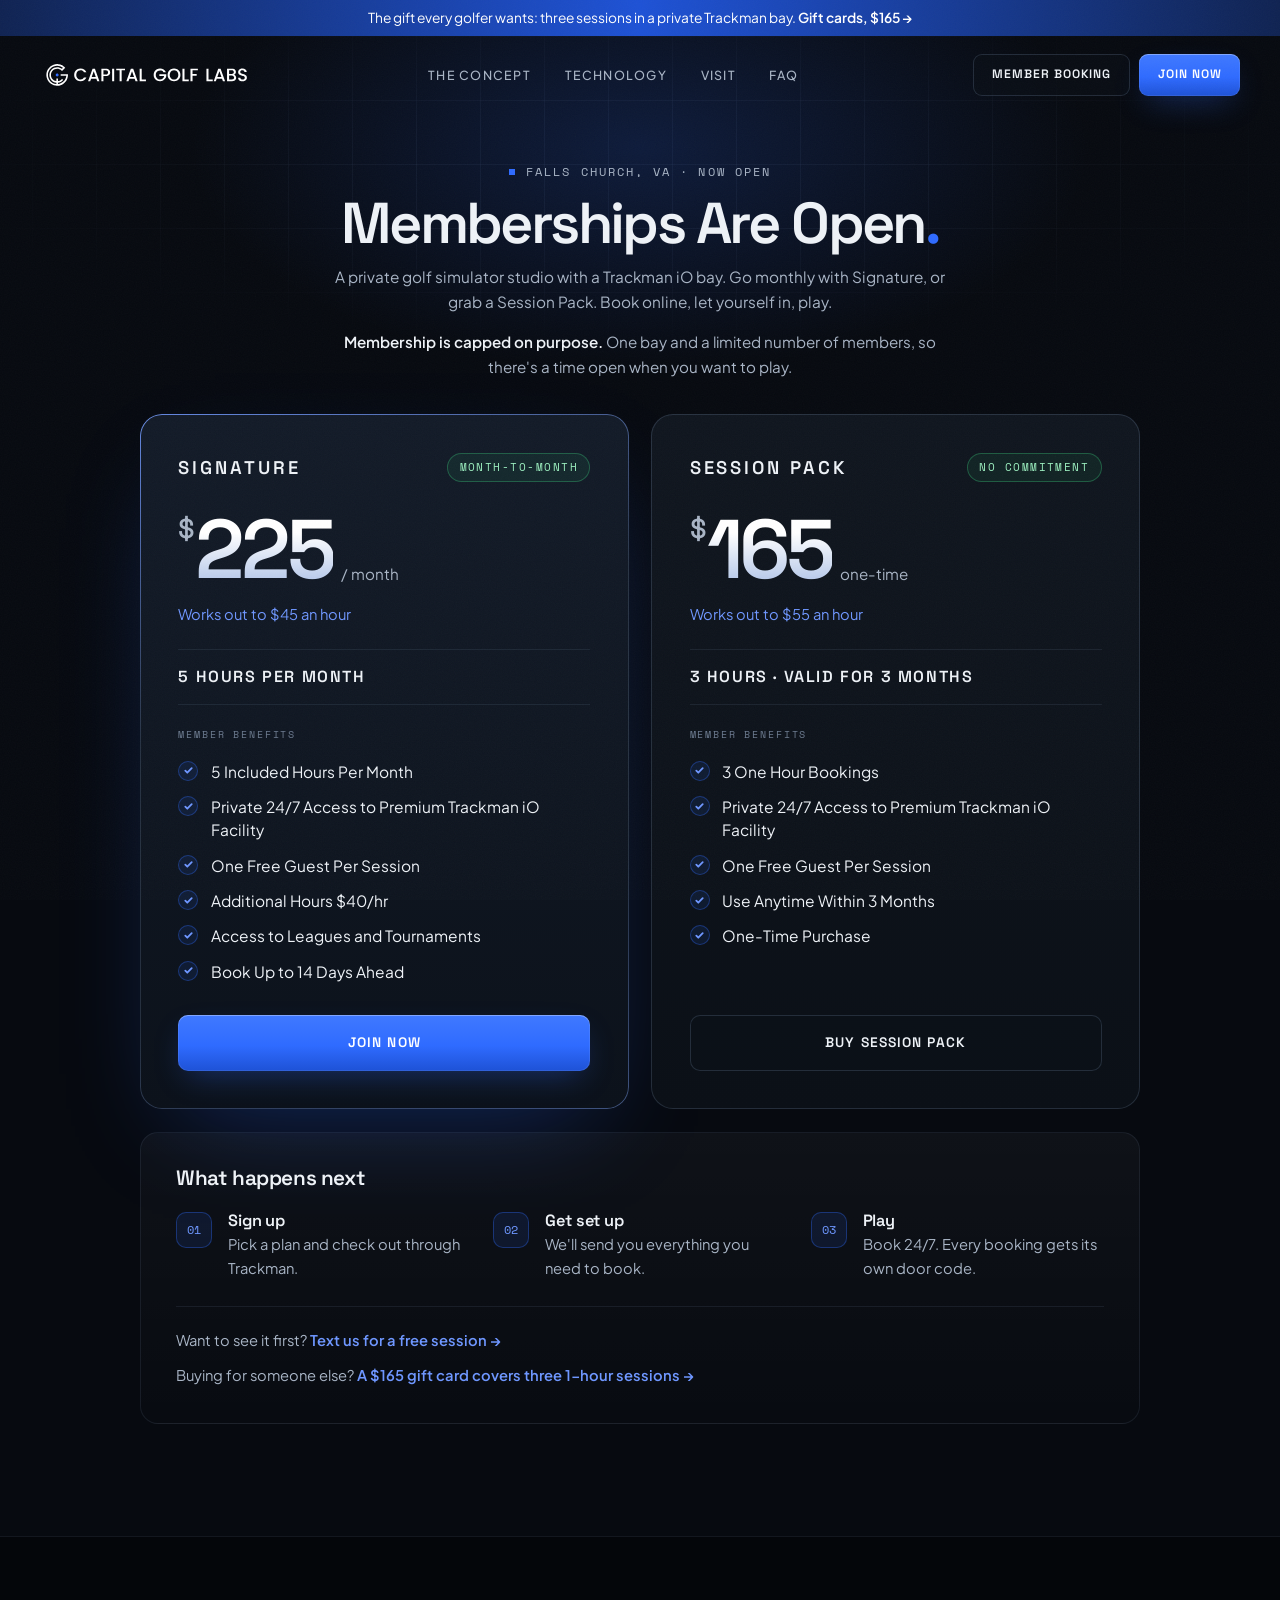
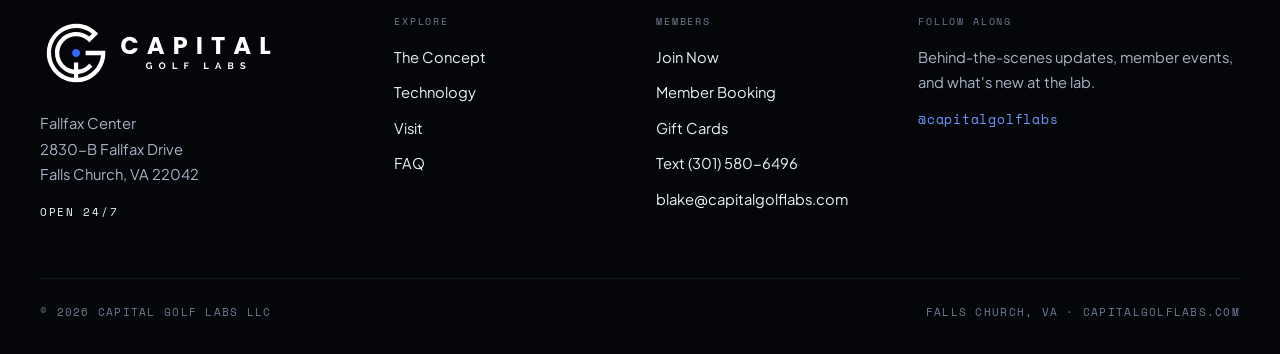
<file: join/index.html>
<!DOCTYPE html>
<html lang="en">
<head>
    <link rel="icon" href="../static/img/favicon.ico?v=2" sizes="48x48">
    <link rel="icon" type="image/svg+xml" href="../static/img/favicon.svg?v=2">
    <link rel="icon" type="image/png" sizes="32x32" href="../static/img/favicon-32.png?v=2">
    <link rel="icon" type="image/png" sizes="16x16" href="../static/img/favicon-16.png?v=2">
    <link rel="apple-touch-icon" sizes="180x180" href="../static/img/apple-touch-icon.png?v=2">
    <link rel="manifest" href="../site.webmanifest">
    <meta charset="UTF-8">
    <meta name="viewport" content="width=device-width, initial-scale=1.0, viewport-fit=cover">
    <meta name="theme-color" content="#04060a">
    <meta name="description" content="Memberships are open at Capital Golf Labs — a private Trackman iO studio in Falls Church, VA. Signature $225/month, or a $165 Session Pack (3 hours, use within 3 months).">
    <title>Memberships | Capital Golf Labs, Private Golf Simulator in Falls Church, VA</title>
    <script>document.documentElement.classList.add('js'); if (location.hash) document.documentElement.classList.add('landing');</script>
    <link rel="preconnect" href="https://fonts.googleapis.com">
    <link rel="preconnect" href="https://fonts.gstatic.com" crossorigin>
    <link rel="stylesheet" href="https://fonts.googleapis.com/css2?family=Plus+Jakarta+Sans:wght@400;500;600;700&amp;family=Space+Grotesk:wght@400;500;600;700&amp;family=Space+Mono:wght@400;700&amp;display=swap" media="print" onload="this.media='all'">
    <noscript><link rel="stylesheet" href="https://fonts.googleapis.com/css2?family=Plus+Jakarta+Sans:wght@400;500;600;700&amp;family=Space+Grotesk:wght@400;500;600;700&amp;family=Space+Mono:wght@400;700&amp;display=swap"></noscript>
    <link rel="stylesheet" href="../static/css/style.css?v=202611211130">
    <!-- Google tag (gtag.js) -->
    <script>
      window.dataLayer = window.dataLayer || [];
      function gtag(){dataLayer.push(arguments);}
      gtag('js', new Date());
      gtag('config', 'G-GBLS1ZX0RX');
      // Load the GA library shortly after the page has loaded, once the browser is idle (keeps it off the critical path).
      addEventListener('load', function () {
        var go = function () { var s = document.createElement('script'); s.async = true; s.src = 'https://www.googletagmanager.com/gtag/js?id=G-GBLS1ZX0RX'; document.head.appendChild(s); };
        setTimeout(function () { (window.requestIdleCallback || setTimeout)(go, { timeout: 2000 }); }, 1500);
      });
    </script>
    <script defer src="../static/js/analytics.js?v=202611211130"></script>
    <script defer src="../static/js/site.js?v=202611211130"></script>
    <link rel="canonical" href="https://capitalgolflabs.com/join/">
    <meta property="og:type" content="website">
    <meta property="og:site_name" content="Capital Golf Labs">
    <meta property="og:title" content="Memberships Are Open | Capital Golf Labs">
    <meta property="og:description" content="The DMV's private Trackman iO studio. $225/month. Now open.">
    <meta property="og:url" content="https://capitalgolflabs.com/join/">
    <meta property="og:image" content="https://capitalgolflabs.com/static/img/og-join.jpg">
    <meta property="og:image:width" content="1200">
    <meta property="og:image:height" content="630">
    <meta name="twitter:card" content="summary_large_image">
    <meta name="twitter:title" content="Memberships Are Open | Capital Golf Labs">
    <meta name="twitter:description" content="The DMV's private Trackman iO studio. $225/month. Now open.">
    <meta name="twitter:image" content="https://capitalgolflabs.com/static/img/og-join.jpg">
</head>
<body data-page="join" class="has-promo">

<!-- Holiday gift card banner. Remove in January: delete this link and the "has-promo" class on <body>. -->
<a class="promo-bar" href="https://booking.trackmangolf.com/venues/falls-church/topups" target="_blank" rel="noopener">
    <span class="promo-long">The gift every golfer wants: three sessions in a private Trackman bay. <b>Gift cards, $165 &rarr;</b></span>
    <span class="promo-short">The gift every golfer wants. <b>3 sessions, $165 &rarr;</b></span>
</a>

<!-- ===================== NAV ===================== -->
<nav class="nav" id="main-nav" aria-label="Main">
    <div class="container nav-inner">
        <a href="../" class="logo" aria-label="Capital Golf Labs home">
            <img src="../static/img/logo/cgl-logo-line.svg" alt="Capital Golf Labs" width="213" height="34">
        </a>

        <ul class="nav-links">
            <li><a href="../#tech" class="nav-link">The Concept</a></li>
            <li><a href="../#trackman" class="nav-link">Technology</a></li>
            <li><a href="../#visit" class="nav-link">Visit</a></li>
            <li><a href="../faq.html" class="nav-link">FAQ</a></li>
        </ul>

        <div class="nav-ctas">
            <a href="https://booking.trackmangolf.com/venues/falls-church/booking/falls-church-simulator" class="btn btn-ghost btn-sm" target="_blank" rel="noopener">Member Booking</a>
            <a href="#plans" class="btn btn-primary btn-sm">Join Now</a>
        </div>

        <button class="hamburger" id="hamburger" aria-label="Open menu" aria-expanded="false" aria-controls="mobile-menu">
            <span></span>
            <span></span>
        </button>
    </div>
    <div class="scroll-progress" aria-hidden="true"></div>
</nav>

<!-- Mobile menu -->
<div class="mobile-menu" id="mobile-menu" aria-hidden="true">
    <div class="bg-grid"></div>
    <ul>
        <li><a href="../#tech" class="mobile-link"><span class="mono">01</span>The Concept</a></li>
        <li><a href="../#trackman" class="mobile-link"><span class="mono">02</span>Technology</a></li>
        <li><a href="../#visit" class="mobile-link"><span class="mono">03</span>Visit</a></li>
        <li><a href="../faq.html" class="mobile-link"><span class="mono">04</span>FAQ</a></li>
    </ul>
    <div class="mobile-menu-ctas">
        <a href="#plans" class="btn btn-primary">Join Now</a>
        <a href="https://booking.trackmangolf.com/venues/falls-church/booking/falls-church-simulator" class="btn btn-ghost" target="_blank" rel="noopener">Member Booking</a>
        <a href="https://booking.trackmangolf.com/venues/falls-church/topups" class="mobile-try" target="_blank" rel="noopener">Buy a gift card</a>
    </div>
</div>

<main id="main">

<!-- ===================== HEADER ===================== -->
<header class="page-hero page-hero--center page-hero--compact">
    <div class="bg-grid"></div>
    <div class="container">
        <span class="eyebrow hero-in" style="--d:.1s">Falls Church, VA &middot; Now Open</span>
        <h1 class="page-title hero-in" style="--d:.2s">Memberships Are Open<span class="accent">.</span></h1>
        <p class="hero-in" style="--d:.3s">A private golf simulator studio with a Trackman iO bay. Go monthly with Signature, or grab a Session Pack. Book online, let yourself in, play.</p>
        <p class="cap-note hero-in" style="--d:.35s"><b>Membership is capped on purpose.</b> One bay and a limited number of members, so there's a time open when you want to play.</p>
    </div>
</header>

<!-- ===================== MEMBERSHIP PLAN ===================== -->
<section class="join-section" id="plans">
    <div class="container join-grid">

        <!-- Benefits match the Trackman sign-up card word for word, same order -->
        <article class="plan hero-in" style="--d:.4s">
            <div class="plan-top">
                <h2 class="plan-name">Signature</h2>
                <span class="plan-status">Month-to-Month</span>
            </div>
            <div class="plan-price"><span class="cur">$</span><span class="amount">225</span><span class="per">/ month</span></div>
            <div class="plan-rate">Works out to $45 an hour</div>
            <div class="plan-hours">5 Hours per Month</div>
            <div class="plan-benefits-label">Member Benefits</div>
            <ul class="plan-list">
                <li><span class="check"><svg viewBox="0 0 12 12" fill="none" stroke="currentColor" stroke-width="2" stroke-linecap="round" stroke-linejoin="round"><path d="M2.5 6.2l2.2 2.2 4.8-4.9"/></svg></span>5 Included Hours Per Month</li>
                <li><span class="check"><svg viewBox="0 0 12 12" fill="none" stroke="currentColor" stroke-width="2" stroke-linecap="round" stroke-linejoin="round"><path d="M2.5 6.2l2.2 2.2 4.8-4.9"/></svg></span>Private 24/7 Access to Premium Trackman iO Facility</li>
                <li><span class="check"><svg viewBox="0 0 12 12" fill="none" stroke="currentColor" stroke-width="2" stroke-linecap="round" stroke-linejoin="round"><path d="M2.5 6.2l2.2 2.2 4.8-4.9"/></svg></span>One Free Guest Per Session</li>
                <li><span class="check"><svg viewBox="0 0 12 12" fill="none" stroke="currentColor" stroke-width="2" stroke-linecap="round" stroke-linejoin="round"><path d="M2.5 6.2l2.2 2.2 4.8-4.9"/></svg></span>Additional Hours $40/hr</li>
                <li><span class="check"><svg viewBox="0 0 12 12" fill="none" stroke="currentColor" stroke-width="2" stroke-linecap="round" stroke-linejoin="round"><path d="M2.5 6.2l2.2 2.2 4.8-4.9"/></svg></span>Access to Leagues and Tournaments</li>
                <li><span class="check"><svg viewBox="0 0 12 12" fill="none" stroke="currentColor" stroke-width="2" stroke-linecap="round" stroke-linejoin="round"><path d="M2.5 6.2l2.2 2.2 4.8-4.9"/></svg></span>Book Up to 14 Days Ahead</li>
            </ul>
            <!-- MEMBERSHIP CTA: when spots fill, swap this href back to the waitlist: ../index.html#reserve -->
            <a href="https://booking.trackmangolf.com/venues/falls-church/memberships" class="btn btn-primary btn-block">Join Now<svg class="btn-arrow" viewBox="0 0 16 16" fill="none" stroke="currentColor" stroke-width="1.8" stroke-linecap="round" stroke-linejoin="round" aria-hidden="true"><path d="M3 8h10M9 4l4 4-4 4"/></svg></a>
        </article>

        <!-- Session Pack: benefits match the Trackman tile word for word, same order -->
        <article class="plan plan--alt hero-in" style="--d:.45s" id="session-pack">
            <div class="plan-top">
                <h2 class="plan-name">Session Pack</h2>
                <span class="plan-status">No Commitment</span>
            </div>
            <div class="plan-price"><span class="cur">$</span><span class="amount">165</span><span class="per">one-time</span></div>
            <div class="plan-rate">Works out to $55 an hour</div>
            <div class="plan-hours">3 Hours &middot; Valid for 3 Months</div>
            <div class="plan-benefits-label">Member Benefits</div>
            <ul class="plan-list">
                <li><span class="check"><svg viewBox="0 0 12 12" fill="none" stroke="currentColor" stroke-width="2" stroke-linecap="round" stroke-linejoin="round"><path d="M2.5 6.2l2.2 2.2 4.8-4.9"/></svg></span>3 One Hour Bookings</li>
                <li><span class="check"><svg viewBox="0 0 12 12" fill="none" stroke="currentColor" stroke-width="2" stroke-linecap="round" stroke-linejoin="round"><path d="M2.5 6.2l2.2 2.2 4.8-4.9"/></svg></span>Private 24/7 Access to Premium Trackman iO Facility</li>
                <li><span class="check"><svg viewBox="0 0 12 12" fill="none" stroke="currentColor" stroke-width="2" stroke-linecap="round" stroke-linejoin="round"><path d="M2.5 6.2l2.2 2.2 4.8-4.9"/></svg></span>One Free Guest Per Session</li>
                <li><span class="check"><svg viewBox="0 0 12 12" fill="none" stroke="currentColor" stroke-width="2" stroke-linecap="round" stroke-linejoin="round"><path d="M2.5 6.2l2.2 2.2 4.8-4.9"/></svg></span>Use Anytime Within 3 Months</li>
                <li><span class="check"><svg viewBox="0 0 12 12" fill="none" stroke="currentColor" stroke-width="2" stroke-linecap="round" stroke-linejoin="round"><path d="M2.5 6.2l2.2 2.2 4.8-4.9"/></svg></span>One-Time Purchase</li>
            </ul>
            <a href="https://booking.trackmangolf.com/venues/falls-church/memberships" class="btn btn-ghost btn-block">Buy Session Pack<svg class="btn-arrow" viewBox="0 0 16 16" fill="none" stroke="currentColor" stroke-width="1.8" stroke-linecap="round" stroke-linejoin="round" aria-hidden="true"><path d="M3 8h10M9 4l4 4-4 4"/></svg></a>
        </article>

        <!-- Google rating under both plans (filled by the reviews feed; hidden until it loads) -->
        <a class="plan-proof plan-proof--row" data-rv-inline hidden href="#" target="_blank" rel="noopener"></a>

        <aside class="join-next card hero-in" style="--d:.5s">
            <h3>What happens next</h3>
            <ol class="steps">
                <li><span class="step-n">01</span><div><h4>Sign up</h4><p>Pick a plan and check out through Trackman.</p></div></li>
                <li><span class="step-n">02</span><div><h4>Get set up</h4><p>We'll send you everything you need to book.</p></div></li>
                <li><span class="step-n">03</span><div><h4>Play</h4><p>Book 24/7. Every booking gets its own door code.</p></div></li>
            </ol>
            <p class="join-note">Want to see it first? <a href="sms:+13015806496?&amp;body=Hi%21%20I%27d%20like%20to%20come%20check%20out%20Capital%20Golf%20Labs%20with%20a%20free%20session.">Text us for a free session &rarr;</a></p>
            <p class="join-note">Buying for someone else? <a href="https://booking.trackmangolf.com/venues/falls-church/topups" target="_blank" rel="noopener">A $165 gift card covers three 1-hour sessions &rarr;</a></p>
        </aside>

    </div>

    <!-- Google reviews (from the cgl-hooks Worker; hidden until they load) -->
    <div class="container join-proof" id="join-proof" hidden>
        <div class="join-proof-head">
            <span class="eyebrow">What golfers are saying</span>
            <span class="join-proof-meta"><span data-rv="summary"></span><a class="inline-link" data-rv="url" href="#" target="_blank" rel="noopener">Read all on Google →</a></span>
        </div>
        <div class="join-proof-cards"></div>
    </div>
</section>

</main>

<!-- ===================== FOOTER ===================== -->
<footer class="footer">
    <div class="container">
        <div class="footer-top">
            <div class="footer-brand">
                <img src="../static/img/logo/cgl-logo-horizontal.svg" alt="Capital Golf Labs" width="237" height="72" loading="lazy">
                <address>Fallfax Center<br>2830-B Fallfax Drive<br>Falls Church, VA 22042</address>
                <span class="footer-hours">Open 24/7</span>
            </div>
            <div class="footer-col">
                <h3>Explore</h3>
                <ul>
                    <li><a href="../#tech">The Concept</a></li>
                    <li><a href="../#trackman">Technology</a></li>
                    <li><a href="../#visit">Visit</a></li>
                    <li><a href="../faq.html">FAQ</a></li>
                </ul>
            </div>
            <div class="footer-col">
                <h3>Members</h3>
                <ul>
                    <li><a href="#plans">Join Now</a></li>
                    <li><a href="https://booking.trackmangolf.com/venues/falls-church/booking/falls-church-simulator" target="_blank" rel="noopener">Member Booking</a></li>
                    <li><a href="https://booking.trackmangolf.com/venues/falls-church/topups" target="_blank" rel="noopener">Gift Cards</a></li>
                    <li><a href="sms:+13015806496">Text (301) 580-6496</a></li>
                    <li><a href="mailto:blake@capitalgolflabs.com">blake@capitalgolflabs.com</a></li>
                </ul>
            </div>
            <div class="footer-col">
                <h3>Follow Along</h3>
                <p>Behind-the-scenes updates, member events, and what's new at the lab.</p>
                <a href="https://instagram.com/capitalgolflabs" target="_blank" rel="noopener" class="footer-insta">@capitalgolflabs</a>
            </div>
        </div>
        <div class="footer-bottom">
            <span>&copy; 2026 Capital Golf Labs LLC</span>
            <span>Falls Church, VA &middot; capitalgolflabs.com</span>
        </div>
    </div>
</footer>


</body>
</html>
</file>
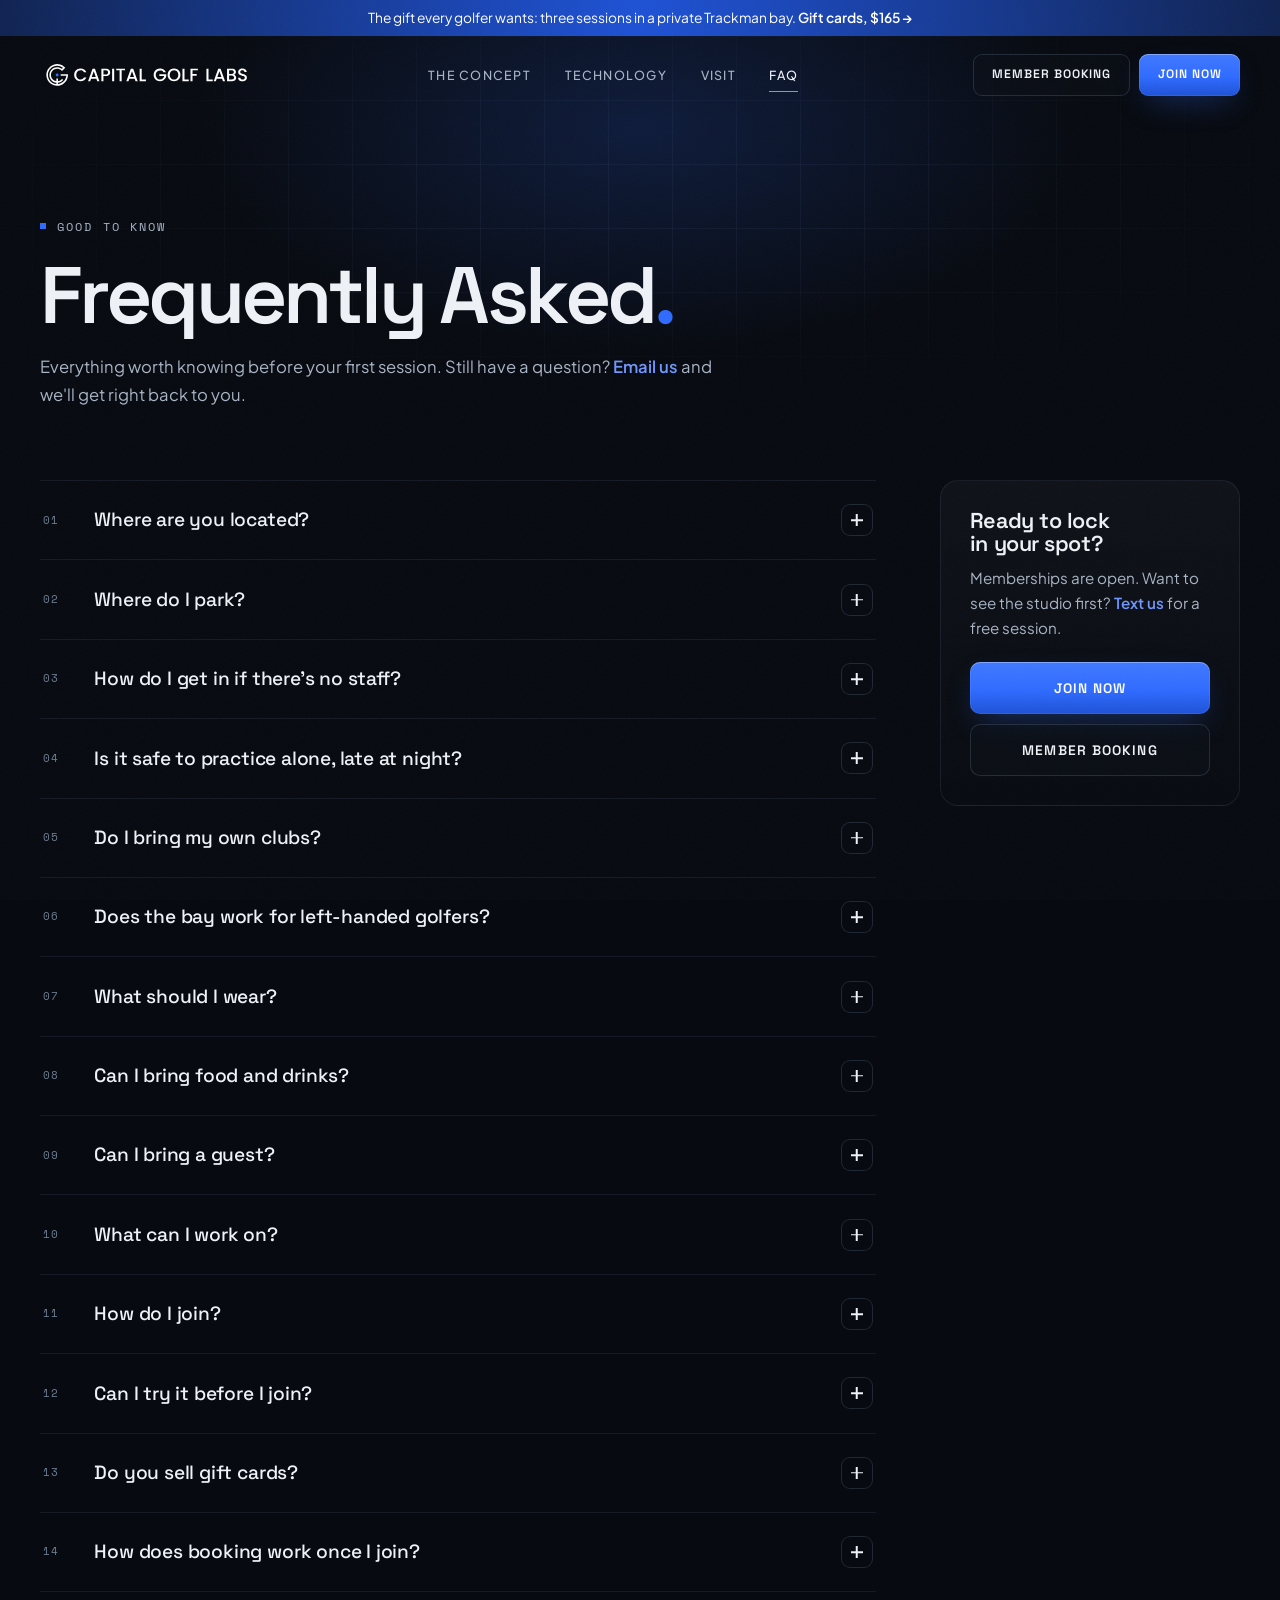
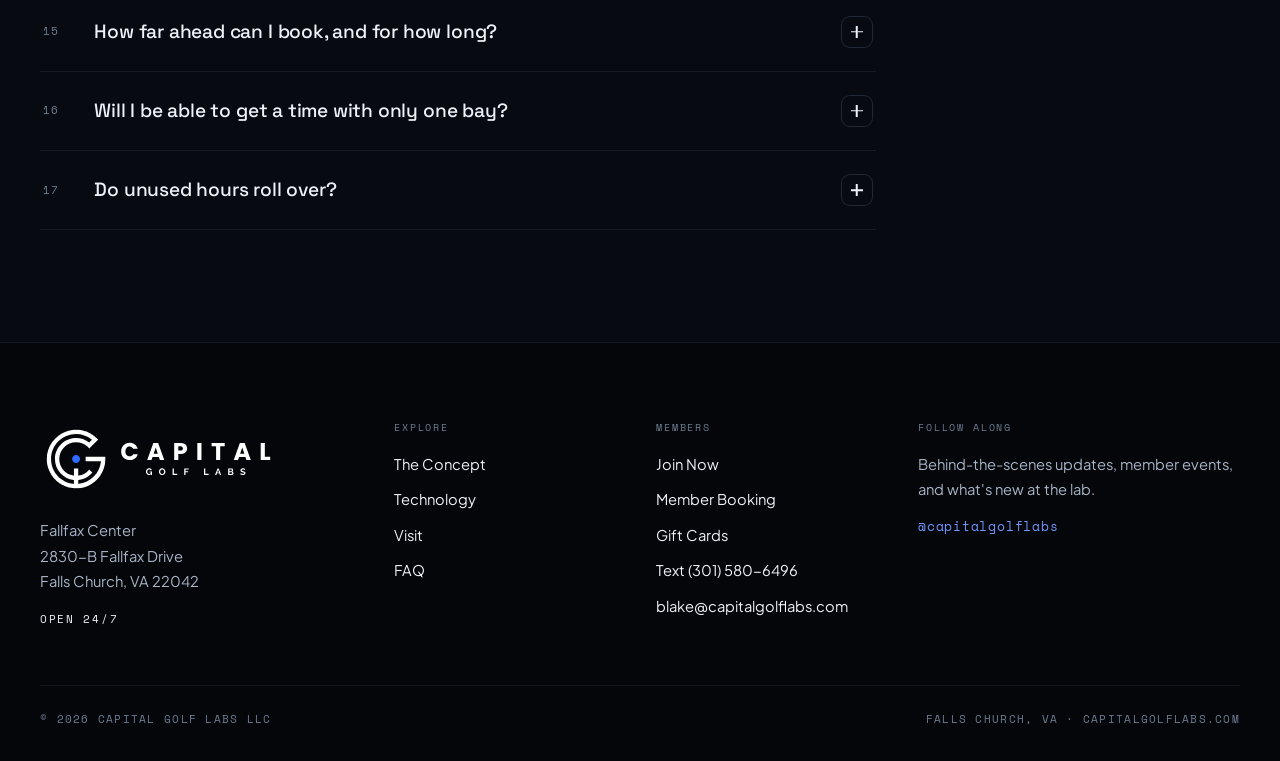
<file: faq.html>
<!DOCTYPE html>
<html lang="en">
<head>
    <link rel="icon" href="static/img/favicon.ico?v=2" sizes="48x48">
    <link rel="icon" type="image/svg+xml" href="static/img/favicon.svg?v=2">
    <link rel="icon" type="image/png" sizes="32x32" href="static/img/favicon-32.png?v=2">
    <link rel="icon" type="image/png" sizes="16x16" href="static/img/favicon-16.png?v=2">
    <link rel="apple-touch-icon" sizes="180x180" href="static/img/apple-touch-icon.png?v=2">
    <link rel="manifest" href="site.webmanifest">
    <meta charset="UTF-8">
    <meta name="viewport" content="width=device-width, initial-scale=1.0, viewport-fit=cover">
    <meta name="theme-color" content="#04060a">
    <meta name="description" content="Frequently asked questions about Capital Golf Labs, a private 24/7 golf simulator studio in Falls Church, VA. Parking, booking, guests, clubs, and more.">
    <title>Golf Simulator FAQ | Capital Golf Labs, Falls Church, VA</title>
    <script>document.documentElement.classList.add('js'); if (location.hash) document.documentElement.classList.add('landing');</script>
    <link rel="preconnect" href="https://fonts.googleapis.com">
    <link rel="preconnect" href="https://fonts.gstatic.com" crossorigin>
    <link rel="stylesheet" href="https://fonts.googleapis.com/css2?family=Plus+Jakarta+Sans:wght@400;500;600;700&amp;family=Space+Grotesk:wght@400;500;600;700&amp;family=Space+Mono:wght@400;700&amp;display=swap" media="print" onload="this.media='all'">
    <noscript><link rel="stylesheet" href="https://fonts.googleapis.com/css2?family=Plus+Jakarta+Sans:wght@400;500;600;700&amp;family=Space+Grotesk:wght@400;500;600;700&amp;family=Space+Mono:wght@400;700&amp;display=swap"></noscript>
    <link rel="stylesheet" href="static/css/style.css?v=202611211130">
    <!-- Google tag (gtag.js) -->
    <script>
      window.dataLayer = window.dataLayer || [];
      function gtag(){dataLayer.push(arguments);}
      gtag('js', new Date());
      gtag('config', 'G-GBLS1ZX0RX');
      // Load the GA library shortly after the page has loaded, once the browser is idle (keeps it off the critical path).
      addEventListener('load', function () {
        var go = function () { var s = document.createElement('script'); s.async = true; s.src = 'https://www.googletagmanager.com/gtag/js?id=G-GBLS1ZX0RX'; document.head.appendChild(s); };
        setTimeout(function () { (window.requestIdleCallback || setTimeout)(go, { timeout: 2000 }); }, 1500);
      });
    </script>
    <script defer src="static/js/analytics.js?v=202611211130"></script>
    <script defer src="static/js/site.js?v=202611211130"></script>
    <link rel="canonical" href="https://capitalgolflabs.com/faq.html">
    <meta property="og:type" content="website">
    <meta property="og:site_name" content="Capital Golf Labs">
    <meta property="og:title" content="FAQ | Capital Golf Labs">
    <meta property="og:description" content="Access, guests, clubs, and everything worth knowing about the DMV's private 24/7 Trackman studio.">
    <meta property="og:url" content="https://capitalgolflabs.com/faq.html">
    <meta property="og:image" content="https://capitalgolflabs.com/static/img/og-home.jpg">
    <meta property="og:image:width" content="1200">
    <meta property="og:image:height" content="630">
    <meta name="twitter:card" content="summary_large_image">
    <meta name="twitter:title" content="FAQ | Capital Golf Labs">
    <meta name="twitter:description" content="Access, guests, clubs, and everything worth knowing about the DMV's private 24/7 Trackman studio.">
    <meta name="twitter:image" content="https://capitalgolflabs.com/static/img/og-home.jpg">
    <script type="application/ld+json">
    {
      "@context": "https://schema.org",
      "@type": "FAQPage",
      "mainEntity": [
        {
          "@type": "Question",
          "name": "Where are you located?",
          "acceptedAnswer": {
            "@type": "Answer",
            "text": "We're open now, 24/7, at Fallfax Center — 2830-B Fallfax Drive, Falls Church, VA."
          }
        },
        {
          "@type": "Question",
          "name": "Where do I park?",
          "acceptedAnswer": {
            "@type": "Answer",
            "text": "Parking is free and there's usually plenty of it. There's also a reserved member spot in front of the blue garage door."
          }
        },
        {
          "@type": "Question",
          "name": "How do I get in if there's no staff?",
          "acceptedAnswer": {
            "@type": "Answer",
            "text": "Every booking comes with its own unique door code. Book from your phone, walk up, enter your code, and you're in. No keys, no front desk, no waiting — for your session, the bay is yours."
          }
        },
        {
          "@type": "Question",
          "name": "Is it safe to practice alone, late at night?",
          "acceptedAnswer": {
            "@type": "Answer",
            "text": "Yes. The studio is monitored by security cameras throughout, every door code is tied to a specific booking, and support is reachable by phone or text at (301) 580-6496 if anything ever comes up."
          }
        },
        {
          "@type": "Question",
          "name": "Do I bring my own clubs?",
          "acceptedAnswer": {
            "@type": "Answer",
            "text": "For the best experience, bring the clubs you play with. We also keep a few house clubs on hand. Reach out for more information."
          }
        },
        {
          "@type": "Question",
          "name": "Does the bay work for left-handed golfers?",
          "acceptedAnswer": {
            "@type": "Answer",
            "text": "Yes. There's plenty of room for both left- and right-handed players."
          }
        },
        {
          "@type": "Question",
          "name": "What should I wear?",
          "acceptedAnswer": {
            "@type": "Answer",
            "text": "Athletic clothes and clean, non-marking athletic or golf shoes. Metal spikes aren't allowed on the turf."
          }
        },
        {
          "@type": "Question",
          "name": "Can I bring food and drinks?",
          "acceptedAnswer": {
            "@type": "Answer",
            "text": "Yes. Outside food and drink are welcome, as long as you clean up after yourself. There's also free water and seltzer in the fridge."
          }
        },
        {
          "@type": "Question",
          "name": "Can I bring a guest?",
          "acceptedAnswer": {
            "@type": "Answer",
            "text": "Yes. Every session includes one guest, free."
          }
        },
        {
          "@type": "Question",
          "name": "What can I work on?",
          "acceptedAnswer": {
            "@type": "Answer",
            "text": "Everything. Full swing, short game, and putting, plus Trackman's course library, driving ranges, and skills challenges. Every shot is captured to your personal Trackman profile."
          }
        },
        {
          "@type": "Question",
          "name": "How do I join?",
          "acceptedAnswer": {
            "@type": "Answer",
            "text": "Two options: the Signature membership is $225/month with 5 hours included, month-to-month. The Session Pack is a one-time $165 for 3 one-hour bookings you can use anytime within 3 months. See both"
          }
        },
        {
          "@type": "Question",
          "name": "Can I try it before I join?",
          "acceptedAnswer": {
            "@type": "Answer",
            "text": "Yes. Come check out the studio with a free session first. Text us at (301) 580-6496 or email us and we'll get you set up."
          }
        },
        {
          "@type": "Question",
          "name": "Do you sell gift cards?",
          "acceptedAnswer": {
            "@type": "Answer",
            "text": "Yes. A $165 gift card covers three 1-hour sessions in the bay (a full Session Pack), or it can go toward a Signature membership. Buy a gift card"
          }
        },
        {
          "@type": "Question",
          "name": "How does booking work once I join?",
          "acceptedAnswer": {
            "@type": "Answer",
            "text": "Book anytime through the Trackman Golf app or the Trackman Booking web portal. After you sign up, we'll send you everything you need to get set up and book your first session."
          }
        },
        {
          "@type": "Question",
          "name": "How far ahead can I book, and for how long?",
          "acceptedAnswer": {
            "@type": "Answer",
            "text": "Signature members can book up to 14 days ahead, hold up to 2 hours of upcoming bookings at a time, and book sessions of up to 2 hours. Session Pack holders can book up to 7 days ahead, hold 1 hour at a time, and book 1-hour sessions."
          }
        },
        {
          "@type": "Question",
          "name": "Will I be able to get a time with only one bay?",
          "acceptedAnswer": {
            "@type": "Answer",
            "text": "Yes. Membership is capped on purpose. We limit the number of members so the bay isn't overbooked and you can get a time when you want to play."
          }
        },
        {
          "@type": "Question",
          "name": "Do unused hours roll over?",
          "acceptedAnswer": {
            "@type": "Answer",
            "text": "No — your 5 included hours are use-them-or-lose-them each month. Need more time? Additional hours are $40/hr."
          }
        }
      ]
    }
    </script>
</head>
<body data-page="faq" class="has-promo">

<!-- Holiday gift card banner. Remove in January: delete this link and the "has-promo" class on <body>. -->
<a class="promo-bar" href="https://booking.trackmangolf.com/venues/falls-church/topups" target="_blank" rel="noopener">
    <span class="promo-long">The gift every golfer wants: three sessions in a private Trackman bay. <b>Gift cards, $165 &rarr;</b></span>
    <span class="promo-short">The gift every golfer wants. <b>3 sessions, $165 &rarr;</b></span>
</a>

<!-- ===================== NAV ===================== -->
<nav class="nav" id="main-nav" aria-label="Main">
    <div class="container nav-inner">
        <a href="./" class="logo" aria-label="Capital Golf Labs home">
            <img src="static/img/logo/cgl-logo-line.svg" alt="Capital Golf Labs" width="213" height="34">
        </a>

        <ul class="nav-links">
            <li><a href="./#tech" class="nav-link">The Concept</a></li>
            <li><a href="./#trackman" class="nav-link">Technology</a></li>
            <li><a href="./#visit" class="nav-link">Visit</a></li>
            <li><a href="faq.html" class="nav-link" aria-current="page">FAQ</a></li>
        </ul>

        <div class="nav-ctas">
            <a href="https://booking.trackmangolf.com/venues/falls-church/booking/falls-church-simulator" class="btn btn-ghost btn-sm" target="_blank" rel="noopener">Member Booking</a>
            <a href="join/#plans" class="btn btn-primary btn-sm">Join Now</a>
        </div>

        <button class="hamburger" id="hamburger" aria-label="Open menu" aria-expanded="false" aria-controls="mobile-menu">
            <span></span>
            <span></span>
        </button>
    </div>
    <div class="scroll-progress" aria-hidden="true"></div>
</nav>

<!-- Mobile menu -->
<div class="mobile-menu" id="mobile-menu" aria-hidden="true">
    <div class="bg-grid"></div>
    <ul>
        <li><a href="./#tech" class="mobile-link"><span class="mono">01</span>The Concept</a></li>
        <li><a href="./#trackman" class="mobile-link"><span class="mono">02</span>Technology</a></li>
        <li><a href="./#visit" class="mobile-link"><span class="mono">03</span>Visit</a></li>
        <li><a href="faq.html" class="mobile-link"><span class="mono">04</span>FAQ</a></li>
    </ul>
    <div class="mobile-menu-ctas">
        <a href="join/#plans" class="btn btn-primary">Join Now</a>
        <a href="https://booking.trackmangolf.com/venues/falls-church/booking/falls-church-simulator" class="btn btn-ghost" target="_blank" rel="noopener">Member Booking</a>
        <a href="https://booking.trackmangolf.com/venues/falls-church/topups" class="mobile-try" target="_blank" rel="noopener">Buy a gift card</a>
    </div>
</div>

<main id="main">

<!-- ===================== HEADER ===================== -->
<header class="page-hero">
    <div class="bg-grid"></div>
    <div class="container">
        <span class="eyebrow hero-in" style="--d:.1s">Good to Know</span>
        <h1 class="page-title hero-in" style="--d:.2s">Frequently Asked<span class="accent">.</span></h1>
        <p class="hero-in" style="--d:.3s">Everything worth knowing before your first session. Still have a question? <a href="mailto:blake@capitalgolflabs.com">Email us</a> and we'll get right back to you.</p>
    </div>
</header>

<!-- ===================== FAQ ===================== -->
<section class="faq-section">
    <div class="container faq-layout">
        <div class="faq-list reveal">

            <details class="faq-item">
                <summary><span class="faq-idx">01</span><span class="faq-q">Where are you located?</span><span class="faq-marker" aria-hidden="true"></span></summary>
                <div class="faq-answer"><p>We're open now, 24/7, at Fallfax Center — 2830-B Fallfax Drive, Falls Church, VA.</p></div>
            </details>

            <details class="faq-item">
                <summary><span class="faq-idx">02</span><span class="faq-q">Where do I park?</span><span class="faq-marker" aria-hidden="true"></span></summary>
                <div class="faq-answer"><p>Parking is free and there's usually plenty of it. There's also a reserved member spot in front of the blue garage door.</p></div>
            </details>

            <details class="faq-item">
                <summary><span class="faq-idx">03</span><span class="faq-q">How do I get in if there's no staff?</span><span class="faq-marker" aria-hidden="true"></span></summary>
                <div class="faq-answer"><p>Every booking comes with its own unique door code. Book from your phone, walk up, enter your code, and you're in. No keys, no front desk, no waiting — for your session, the bay is yours.</p></div>
            </details>

            <details class="faq-item">
                <summary><span class="faq-idx">04</span><span class="faq-q">Is it safe to practice alone, late at night?</span><span class="faq-marker" aria-hidden="true"></span></summary>
                <div class="faq-answer"><p>Yes. The studio is monitored by security cameras throughout, every door code is tied to a specific booking, and support is reachable by phone or text at <a href="sms:+13015806496">(301) 580-6496</a> if anything ever comes up.</p></div>
            </details>

            <details class="faq-item">
                <summary><span class="faq-idx">05</span><span class="faq-q">Do I bring my own clubs?</span><span class="faq-marker" aria-hidden="true"></span></summary>
                <div class="faq-answer"><p>For the best experience, bring the clubs you play with. We also keep a few house clubs on hand. <a href="mailto:blake@capitalgolflabs.com">Reach out</a> for more information.</p></div>
            </details>

            <details class="faq-item">
                <summary><span class="faq-idx">06</span><span class="faq-q">Does the bay work for left-handed golfers?</span><span class="faq-marker" aria-hidden="true"></span></summary>
                <div class="faq-answer"><p>Yes. There's plenty of room for both left- and right-handed players.</p></div>
            </details>

            <details class="faq-item">
                <summary><span class="faq-idx">07</span><span class="faq-q">What should I wear?</span><span class="faq-marker" aria-hidden="true"></span></summary>
                <div class="faq-answer"><p>Athletic clothes and clean, non-marking athletic or golf shoes. Metal spikes aren't allowed on the turf.</p></div>
            </details>

            <details class="faq-item">
                <summary><span class="faq-idx">08</span><span class="faq-q">Can I bring food and drinks?</span><span class="faq-marker" aria-hidden="true"></span></summary>
                <div class="faq-answer"><p>Yes. Outside food and drink are welcome, as long as you clean up after yourself. There's also free water and seltzer in the fridge.</p></div>
            </details>

            <details class="faq-item">
                <summary><span class="faq-idx">09</span><span class="faq-q">Can I bring a guest?</span><span class="faq-marker" aria-hidden="true"></span></summary>
                <div class="faq-answer"><p>Yes. Every session includes one guest, free.</p></div>
            </details>

            <details class="faq-item">
                <summary><span class="faq-idx">10</span><span class="faq-q">What can I work on?</span><span class="faq-marker" aria-hidden="true"></span></summary>
                <div class="faq-answer"><p>Everything. Full swing, short game, and putting, plus Trackman's course library, driving ranges, and skills challenges. Every shot is captured to your personal Trackman profile.</p></div>
            </details>

            <details class="faq-item">
                <summary><span class="faq-idx">11</span><span class="faq-q">How do I join?</span><span class="faq-marker" aria-hidden="true"></span></summary>
                <div class="faq-answer"><p>Two options: the <b>Signature</b> membership is $225/month with 5 hours included, month-to-month. The <b>Session Pack</b> is a one-time $165 for 3 one-hour bookings you can use anytime within 3 months. <a href="join/#plans">See both →</a></p></div>
            </details>

            <details class="faq-item">
                <summary><span class="faq-idx">12</span><span class="faq-q">Can I try it before I join?</span><span class="faq-marker" aria-hidden="true"></span></summary>
                <div class="faq-answer"><p>Yes. Come check out the studio with a free session first. <a href="sms:+13015806496?&amp;body=Hi%21%20I%27d%20like%20to%20come%20check%20out%20Capital%20Golf%20Labs%20with%20a%20free%20session.">Text us at (301) 580-6496</a> or <a href="mailto:blake@capitalgolflabs.com?subject=Free%20session%20at%20Capital%20Golf%20Labs&amp;body=Hi%21%20I%27d%20like%20to%20come%20check%20out%20Capital%20Golf%20Labs%20with%20a%20free%20session.">email us</a> and we'll get you set up.</p></div>
            </details>

            <details class="faq-item">
                <summary><span class="faq-idx">13</span><span class="faq-q">Do you sell gift cards?</span><span class="faq-marker" aria-hidden="true"></span></summary>
                <div class="faq-answer"><p>Yes. A $165 gift card covers three 1-hour sessions in the bay (a full Session Pack), or it can go toward a Signature membership. <a href="https://booking.trackmangolf.com/venues/falls-church/topups" target="_blank" rel="noopener">Buy a gift card →</a></p></div>
            </details>

            <details class="faq-item">
                <summary><span class="faq-idx">14</span><span class="faq-q">How does booking work once I join?</span><span class="faq-marker" aria-hidden="true"></span></summary>
                <div class="faq-answer"><p>Book anytime through the Trackman Golf app or the <a href="https://booking.trackmangolf.com/venues/falls-church/booking/falls-church-simulator" target="_blank" rel="noopener">Trackman Booking web portal</a>. After you sign up, we'll send you everything you need to get set up and book your first session.</p></div>
            </details>

            <details class="faq-item">
                <summary><span class="faq-idx">15</span><span class="faq-q">How far ahead can I book, and for how long?</span><span class="faq-marker" aria-hidden="true"></span></summary>
                <div class="faq-answer"><p><b>Signature</b> members can book up to 14 days ahead, hold up to 2 hours of upcoming bookings at a time, and book sessions of up to 2 hours. <b>Session Pack</b> holders can book up to 7 days ahead, hold 1 hour at a time, and book 1-hour sessions.</p></div>
            </details>

            <details class="faq-item">
                <summary><span class="faq-idx">16</span><span class="faq-q">Will I be able to get a time with only one bay?</span><span class="faq-marker" aria-hidden="true"></span></summary>
                <div class="faq-answer"><p>Yes. Membership is capped on purpose. We limit the number of members so the bay isn't overbooked and you can get a time when you want to play.</p></div>
            </details>
            <details class="faq-item">
                <summary><span class="faq-idx">17</span><span class="faq-q">Do unused hours roll over?</span><span class="faq-marker" aria-hidden="true"></span></summary>
                <div class="faq-answer"><p>No — your 5 included hours are use-them-or-lose-them each month. Need more time? Additional hours are $40/hr.</p></div>
            </details>

        </div>

        <aside class="faq-aside card reveal">
            <h3>Ready to lock in your spot?</h3>
            <p>Memberships are open. Want to see the studio first? <a class="inline-link" href="sms:+13015806496?&amp;body=Hi%21%20I%27d%20like%20to%20come%20check%20out%20Capital%20Golf%20Labs%20with%20a%20free%20session.">Text us</a> for a free session.</p>
            <a href="join/#plans" class="btn btn-primary btn-block">Join Now</a>
            <a href="https://booking.trackmangolf.com/venues/falls-church/booking/falls-church-simulator" class="btn btn-ghost btn-block" target="_blank" rel="noopener">Member Booking</a>
        </aside>
    </div>
</section>

</main>

<!-- ===================== FOOTER ===================== -->
<footer class="footer">
    <div class="container">
        <div class="footer-top">
            <div class="footer-brand">
                <img src="static/img/logo/cgl-logo-horizontal.svg" alt="Capital Golf Labs" width="237" height="72" loading="lazy">
                <address>Fallfax Center<br>2830-B Fallfax Drive<br>Falls Church, VA 22042</address>
                <span class="footer-hours">Open 24/7</span>
            </div>
            <div class="footer-col">
                <h3>Explore</h3>
                <ul>
                    <li><a href="./#tech">The Concept</a></li>
                    <li><a href="./#trackman">Technology</a></li>
                    <li><a href="./#visit">Visit</a></li>
                    <li><a href="faq.html">FAQ</a></li>
                </ul>
            </div>
            <div class="footer-col">
                <h3>Members</h3>
                <ul>
                    <li><a href="join/#plans">Join Now</a></li>
                    <li><a href="https://booking.trackmangolf.com/venues/falls-church/booking/falls-church-simulator" target="_blank" rel="noopener">Member Booking</a></li>
                    <li><a href="https://booking.trackmangolf.com/venues/falls-church/topups" target="_blank" rel="noopener">Gift Cards</a></li>
                    <li><a href="sms:+13015806496">Text (301) 580-6496</a></li>
                    <li><a href="mailto:blake@capitalgolflabs.com">blake@capitalgolflabs.com</a></li>
                </ul>
            </div>
            <div class="footer-col">
                <h3>Follow Along</h3>
                <p>Behind-the-scenes updates, member events, and what's new at the lab.</p>
                <a href="https://instagram.com/capitalgolflabs" target="_blank" rel="noopener" class="footer-insta">@capitalgolflabs</a>
            </div>
        </div>
        <div class="footer-bottom">
            <span>&copy; 2026 Capital Golf Labs LLC</span>
            <span>Falls Church, VA &middot; capitalgolflabs.com</span>
        </div>
    </div>
</footer>

</body>
</html>
</file>
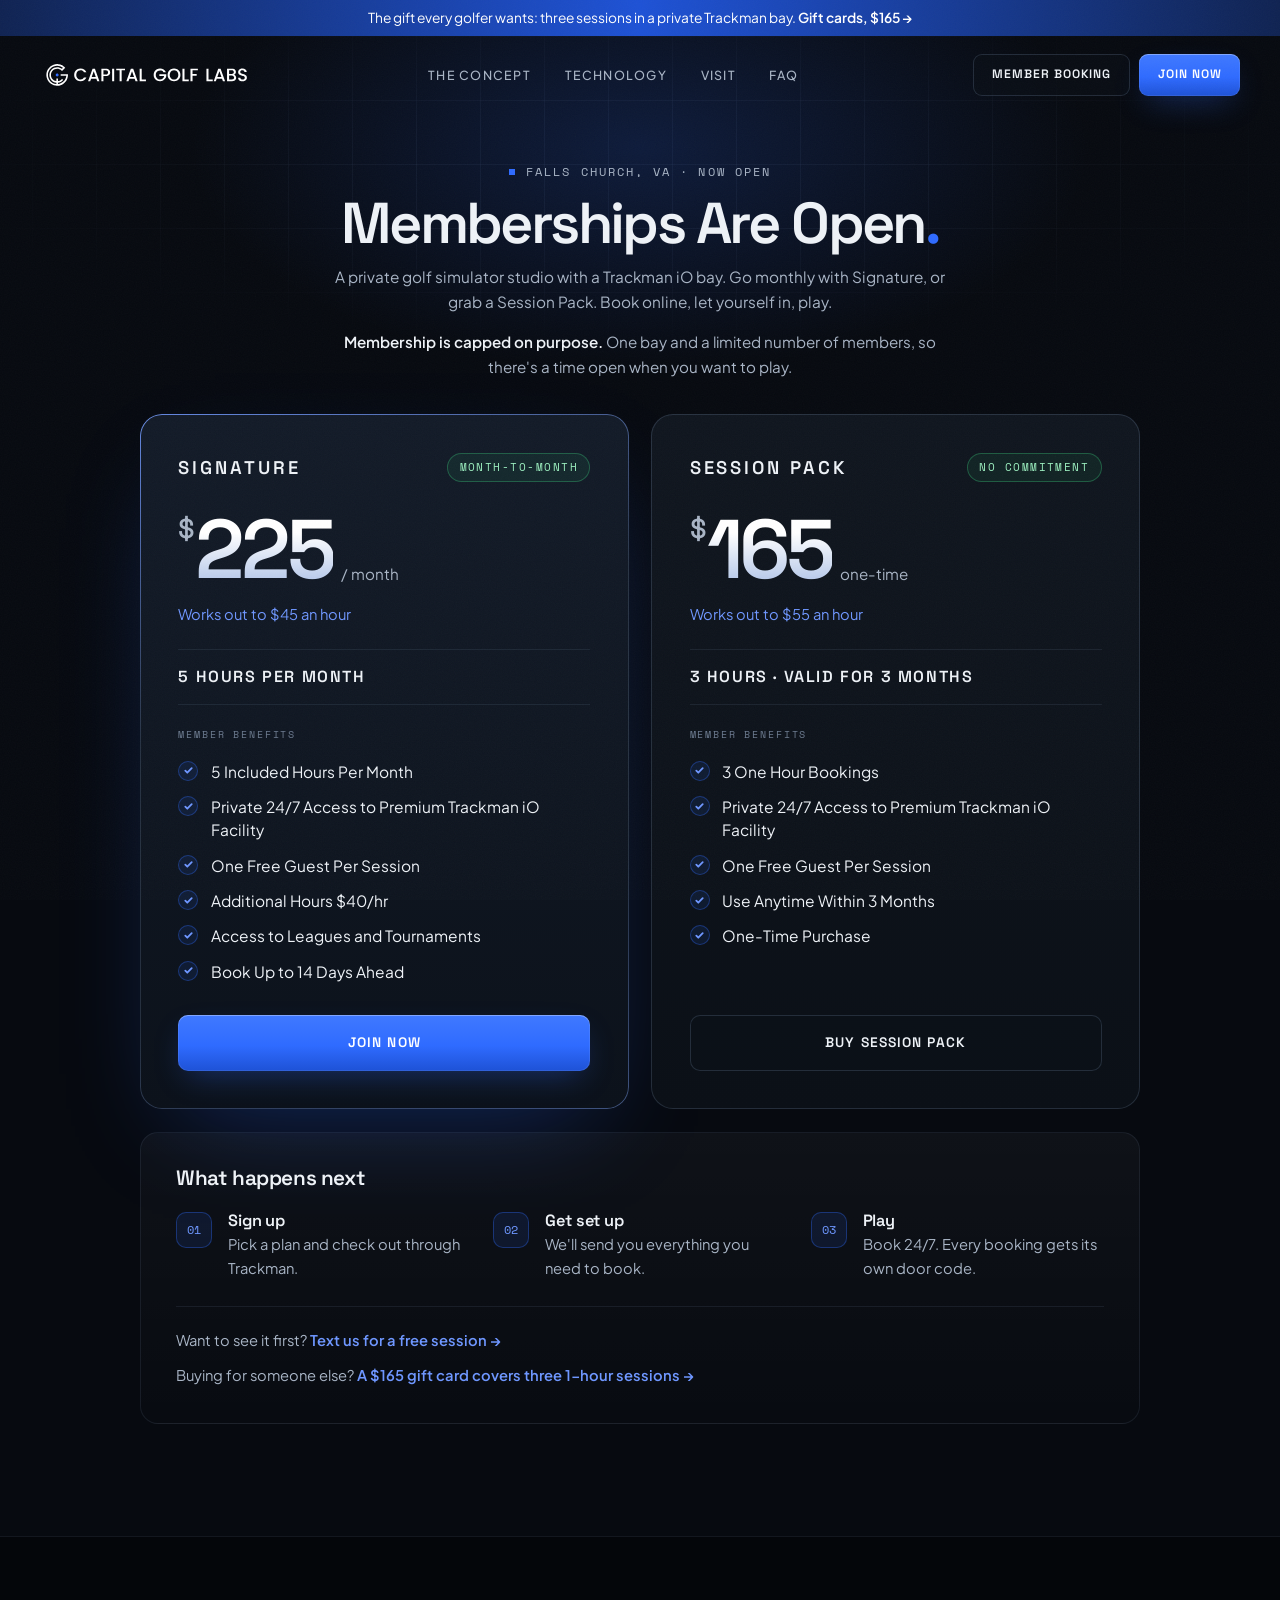
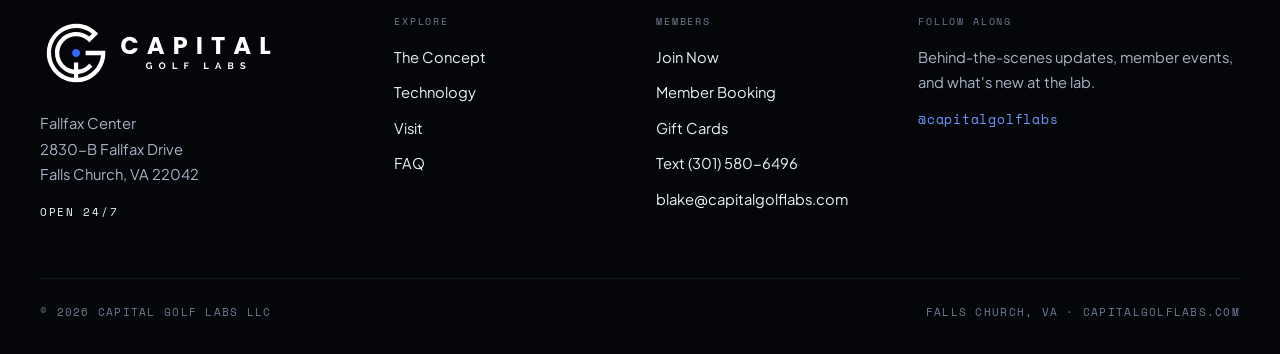
<file: membership.html>
<!DOCTYPE html>
<html lang="en">
<head>
    <meta charset="UTF-8">
    <!-- Old membership page — forwards to the membership page -->
    <meta http-equiv="refresh" content="0; url=join/">
    <link rel="canonical" href="https://capitalgolflabs.com/join/">
    <meta name="robots" content="noindex">
    <title>Memberships | Capital Golf Labs</title>
    <script>location.replace('join/' + location.search);</script>
</head>
<body>
    <p>Redirecting to <a href="join/">Memberships</a>&hellip;</p>
</body>
</html>
</file>
<file: static/css/style.css>
/* =========================================================
   CAPITAL GOLF LABS — style.css
   v3 "Lab" — precision-instrument look: ink, signal blue, hairlines, data.
   ========================================================= */

:root {
    /* Ink (backgrounds, darkest → lightest) */
    --ink-0: #04060a;
    --ink-1: #070a10;
    --ink-2: #0b0f17;
    --ink-3: #10161f;
    --ink-4: #161e2b;

    /* Hairlines */
    --line:   rgba(150, 175, 215, 0.10);
    --line-2: rgba(150, 175, 215, 0.18);
    --line-3: rgba(150, 175, 215, 0.28);

    /* Signal blue */
    --blue:      #2F6BFF;
    --blue-2:    #1E52D6;
    --blue-hi:   #6F97FF;
    --blue-glow: rgba(47, 107, 255, 0.38);
    --blue-soft: rgba(47, 107, 255, 0.10);

    --green: #3ddc84;

    /* Text */
    --text:   #eef2f7;
    --text-2: #a9b5c6;
    --text-3: #6d7c91;

    /* Type */
    --f-display: 'Space Grotesk', system-ui, sans-serif;
    --f-body:    'Plus Jakarta Sans', system-ui, sans-serif;
    --f-mono:    'Space Mono', ui-monospace, Menlo, monospace;

    /* Layout */
    --nav-h: 78px;
    --gutter: clamp(1.25rem, 4vw, 2.5rem);
    --maxw: 1200px;
    --radius: 18px;
    --radius-sm: 12px;

    /* Motion */
    --ease: cubic-bezier(.2, .7, .2, 1);
    --ease-io: cubic-bezier(.65, 0, .35, 1);
}

/* ---------- Base ---------- */
*, *::before, *::after { box-sizing: border-box; margin: 0; padding: 0; }

html {
    scroll-behavior: smooth;
    -webkit-text-size-adjust: 100%;
    background: var(--ink-1);
}

body {
    font-family: var(--f-body);
    font-size: 16px;
    line-height: 1.65;
    color: var(--text);
    background: var(--ink-1);
    -webkit-font-smoothing: antialiased;
    -moz-osx-font-smoothing: grayscale;
    overflow-x: clip;
}

/* Film grain over everything — keeps the flat darks from looking digital */
body::after {
    content: '';
    position: fixed;
    inset: 0;
    z-index: 1000;
    pointer-events: none;
    opacity: 0.03;
    background-image: url("data:image/svg+xml,%3Csvg xmlns='http://www.w3.org/2000/svg' width='160' height='160'%3E%3Cfilter id='n'%3E%3CfeTurbulence type='fractalNoise' baseFrequency='.85' numOctaves='3' stitchTiles='stitch'/%3E%3C/filter%3E%3Crect width='100%25' height='100%25' filter='url(%23n)'/%3E%3C/svg%3E");
}

img, svg, video { display: block; max-width: 100%; }
img { height: auto; }
[hidden] { display: none !important; }
a { color: inherit; text-decoration: none; }
button { font: inherit; color: inherit; background: none; border: 0; cursor: pointer; }
ul, ol { list-style: none; }

:focus-visible { outline: 2px solid var(--blue-hi); outline-offset: 3px; border-radius: 6px; }
::selection { background: var(--blue); color: #fff; }
[id] { scroll-margin-top: calc(var(--nav-h) + 8px); }

h1, h2, h3, h4 {
    font-family: var(--f-display);
    font-weight: 600;
    line-height: 1.05;
    letter-spacing: -0.025em;
    color: var(--text);
    text-wrap: balance;
}

/* ---------- Layout ---------- */
.container {
    width: min(var(--maxw), 100% - 2 * var(--gutter));
    margin-inline: auto;
    position: relative;
    z-index: 1;
}

.section {
    position: relative;
    padding-block: clamp(5rem, 10vw, 8.5rem);
    background: var(--sec-bg, var(--ink-1));
}
.section--alt { --sec-bg: var(--ink-2); }
.section--line { border-top: 1px solid var(--line); }

/* Measurement grid — fades out toward the edges */
.bg-grid {
    position: absolute;
    inset: 0;
    pointer-events: none;
    background-image:
        linear-gradient(var(--line) 1px, transparent 1px),
        linear-gradient(90deg, var(--line) 1px, transparent 1px);
    background-size: 64px 64px;
    background-position: center top;
    -webkit-mask-image: radial-gradient(ellipse 75% 65% at 50% 35%, #000 25%, transparent 75%);
            mask-image: radial-gradient(ellipse 75% 65% at 50% 35%, #000 25%, transparent 75%);
    opacity: 0.6;
}

/* ---------- Type helpers ---------- */
.eyebrow {
    display: inline-flex;
    align-items: center;
    gap: 0.7rem;
    font-family: var(--f-mono);
    font-size: 0.72rem;
    letter-spacing: 0.18em;
    text-transform: uppercase;
    color: var(--text-2);
}
.eyebrow::before {
    content: '';
    width: 6px;
    height: 6px;
    background: var(--blue);
    flex: none;
}
.eyebrow b { color: var(--blue-hi); font-weight: 400; }

.section-head { max-width: 760px; margin-bottom: clamp(2.75rem, 5vw, 4rem); }
.section-head--center { margin-inline: auto; text-align: center; }
.section-head--center .eyebrow { justify-content: center; }

.h2 { font-size: clamp(2.15rem, 4.8vw, 3.7rem); margin-top: 1.15rem; }

.section-head p, .lead {
    margin-top: 1.15rem;
    max-width: 60ch;
    font-size: clamp(1rem, 1.25vw, 1.12rem);
    line-height: 1.7;
    color: var(--text-2);
}
.section-head--center p { margin-inline: auto; }
/* "Capped on purpose" line under the membership intro */
.section-head p.cap-note, .page-hero p.cap-note { margin-top: 0.9rem; font-size: 0.95rem; color: var(--text-2); }
.cap-note b { color: var(--text); font-weight: 600; }
.section-head--row { max-width: none; display: flex; align-items: flex-end; justify-content: space-between; gap: 1.5rem; flex-wrap: wrap; }

.text-grad {
    background: linear-gradient(180deg, #ffffff 35%, #9fb4d8 100%);
    -webkit-background-clip: text;
            background-clip: text;
    color: transparent;
}
.accent { color: var(--blue); }

.mono {
    font-family: var(--f-mono);
    font-size: 0.72rem;
    letter-spacing: 0.16em;
    text-transform: uppercase;
}

/* Pulsing status dot */
.live-dot {
    position: relative;
    width: 7px;
    height: 7px;
    flex: none;
    border-radius: 50%;
    background: var(--green);
    box-shadow: 0 0 10px rgba(61, 220, 132, 0.8);
}
.live-dot::after {
    content: '';
    position: absolute;
    inset: -4px;
    border-radius: 50%;
    border: 1px solid rgba(61, 220, 132, 0.6);
    animation: ping 2.2s var(--ease) infinite;
}
@keyframes ping {
    0%   { transform: scale(0.6); opacity: 1; }
    100% { transform: scale(1.9); opacity: 0; }
}

/* ---------- Buttons ---------- */
.btn {
    --h: 52px;
    position: relative;
    display: inline-flex;
    align-items: center;
    justify-content: center;
    height: var(--h);
    padding: 0 1.65rem;
    border-radius: 10px;
    overflow: hidden;
    isolation: isolate;
    font-family: var(--f-display);
    font-weight: 600;
    font-size: 0.86rem;
    letter-spacing: 0.08em;
    text-transform: uppercase;
    white-space: nowrap;
    transition: transform 0.3s var(--ease), box-shadow 0.3s var(--ease), background 0.3s, color 0.3s;
}

/* Arrow slides in on hover; the label always reads the same */
.btn-arrow {
    width: 0;
    height: 14px;
    opacity: 0;
    transform: translateX(-6px);
    transition: width 0.3s var(--ease), opacity 0.3s, transform 0.3s var(--ease), margin 0.3s var(--ease);
}
.btn:hover .btn-arrow { width: 14px; margin-left: 0.55rem; opacity: 1; transform: none; }

.btn-primary {
    color: #fff;
    background: linear-gradient(180deg, #4079ff 0%, var(--blue) 55%, var(--blue-2) 100%);
    box-shadow:
        inset 0 1px 0 rgba(255, 255, 255, 0.28),
        inset 0 0 0 1px rgba(255, 255, 255, 0.08),
        0 12px 32px -10px var(--blue-glow);
}
.btn-primary::after {
    content: '';
    position: absolute;
    inset: 0;
    z-index: -1;
    background: linear-gradient(110deg, transparent 30%, rgba(255, 255, 255, 0.22) 50%, transparent 70%);
    transform: translateX(-130%);
    transition: transform 0.8s var(--ease);
}
.btn-primary:hover {
    transform: translateY(-2px);
    box-shadow:
        inset 0 1px 0 rgba(255, 255, 255, 0.3),
        inset 0 0 0 1px rgba(255, 255, 255, 0.1),
        0 18px 44px -10px rgba(47, 107, 255, 0.6);
}
.btn-primary:hover::after { transform: translateX(130%); }

.btn-ghost {
    color: var(--text);
    background: rgba(12, 17, 25, 0.55);
    box-shadow: inset 0 0 0 1px var(--line-2);
}
.btn-ghost:hover {
    background: rgba(111, 151, 255, 0.08);
    box-shadow: inset 0 0 0 1px rgba(111, 151, 255, 0.55);
}

.btn-sm { --h: 42px; padding: 0 1.15rem; font-size: 0.76rem; border-radius: 9px; }
.btn-block { width: 100%; }

/* ---------- Cards ---------- */
.card {
    position: relative;
    background: linear-gradient(180deg, rgba(255, 255, 255, 0.035), rgba(255, 255, 255, 0.008));
    border: 1px solid var(--line);
    border-radius: var(--radius);
    transition: border-color 0.4s, transform 0.4s var(--ease), background 0.4s;
}
.card > * { position: relative; z-index: 1; }


/* =========================================================
   NAV
   ========================================================= */
/* Seasonal banner above the nav. The nav sits just below it and slides up as it scrolls away (site.js sets --nav-top). */
.has-promo { --promo-h: 36px; }
.promo-bar {
    position: relative;
    z-index: 101;
    display: flex;
    align-items: center;
    justify-content: center;
    height: var(--promo-h);
    padding: 0 var(--gutter);
    overflow: hidden;
    background: linear-gradient(90deg, #102352, var(--blue-2) 50%, #102352);
    color: #fff;
    font-size: 0.86rem;
    white-space: nowrap;
    text-overflow: ellipsis;
}
.promo-bar b { font-weight: 600; }
.promo-bar:hover b { text-decoration: underline; text-underline-offset: 3px; }
.promo-short { display: none; }

.nav {
    position: fixed;
    inset: 0 0 auto;
    top: var(--nav-top, var(--promo-h, 0px));
    z-index: 100;
    height: var(--nav-h);
    border-bottom: 1px solid transparent;
    transition: background 0.4s, border-color 0.4s, height 0.4s var(--ease);
}
.nav.scrolled {
    height: 68px;
    background: rgba(7, 10, 16, 0.74);
    -webkit-backdrop-filter: blur(18px) saturate(150%);
            backdrop-filter: blur(18px) saturate(150%);
    border-bottom-color: var(--line);
}
.nav-inner {
    height: 100%;
    display: flex;
    align-items: center;
    justify-content: space-between;
    gap: 1.5rem;
}

.logo { display: block; flex: none; }
.logo img {
    height: 26px;
    width: auto;
    transition: height 0.4s var(--ease), opacity 0.3s;
}
.nav.scrolled .logo img { height: 24px; }
.logo:hover img { opacity: 0.85; }

.nav-links { display: none; align-items: center; gap: 2.1rem; }
.nav-link {
    position: relative;
    padding: 0.4rem 0;
    font-size: 0.78rem;
    font-weight: 500;
    letter-spacing: 0.1em;
    text-transform: uppercase;
    color: var(--text-2);
    transition: color 0.25s;
}
.nav-link::after {
    content: '';
    position: absolute;
    left: 0;
    right: 0;
    bottom: -2px;
    height: 1px;
    background: var(--blue-hi);
    transform: scaleX(0);
    transform-origin: right;
    transition: transform 0.35s var(--ease);
}
.nav-link:hover, .nav-link.is-active, .nav-link[aria-current="page"] { color: var(--text); }
.nav-link:hover::after, .nav-link.is-active::after, .nav-link[aria-current="page"]::after {
    transform: scaleX(1);
    transform-origin: left;
}

.nav-ctas { display: none; align-items: center; gap: 0.6rem; }

/* Reading progress */
.scroll-progress {
    position: absolute;
    left: 0;
    bottom: -1px;
    width: 100%;
    height: 2px;
    transform-origin: 0 50%;
    transform: scaleX(var(--progress, 0));
    background: linear-gradient(90deg, var(--blue-2), var(--blue-hi));
    box-shadow: 0 0 10px var(--blue);
    opacity: 0;
    transition: opacity 0.4s;
}
.nav.scrolled .scroll-progress { opacity: 1; }

/* Hamburger */
.hamburger {
    position: relative;
    width: 44px;
    height: 44px;
    border-radius: 10px;
    box-shadow: inset 0 0 0 1px var(--line-2);
    background: rgba(255, 255, 255, 0.03);
}
.hamburger span {
    position: absolute;
    left: 13px;
    right: 13px;
    height: 1.5px;
    background: var(--text);
    border-radius: 2px;
    transition: transform 0.35s var(--ease), top 0.35s var(--ease), opacity 0.2s;
}
.hamburger span:nth-child(1) { top: 17px; }
.hamburger span:nth-child(2) { top: 26px; }
.hamburger.is-open span:nth-child(1) { top: 21.5px; transform: rotate(45deg); }
.hamburger.is-open span:nth-child(2) { top: 21.5px; transform: rotate(-45deg); }

/* Full-screen mobile menu */
.mobile-menu {
    position: fixed;
    inset: 0;
    z-index: 90;
    display: flex;
    flex-direction: column;
    justify-content: space-between;
    padding: calc(var(--nav-h) + var(--nav-top, var(--promo-h, 0px)) + 2rem) var(--gutter) calc(2rem + env(safe-area-inset-bottom));
    background: rgba(4, 6, 10, 0.97);
    opacity: 0;
    visibility: hidden;
    transition: opacity 0.4s var(--ease), visibility 0.4s;
}
.mobile-menu.is-open { opacity: 1; visibility: visible; }
.mobile-menu .bg-grid { opacity: 0.4; }
.mobile-menu ul { position: relative; display: flex; flex-direction: column; }
.mobile-link {
    display: flex;
    align-items: baseline;
    gap: 1rem;
    padding: 1.05rem 0;
    border-bottom: 1px solid var(--line);
    font-family: var(--f-display);
    font-size: clamp(1.7rem, 7vw, 2.4rem);
    font-weight: 500;
    letter-spacing: -0.02em;
    color: var(--text);
    opacity: 0;
    transform: translateY(14px);
    transition: opacity 0.5s var(--ease), transform 0.5s var(--ease), color 0.2s;
}
.mobile-link .mono { color: var(--blue-hi); font-size: 0.68rem; }
.mobile-link:hover { color: var(--blue-hi); }
.mobile-menu.is-open .mobile-link { opacity: 1; transform: none; }
.mobile-menu.is-open li:nth-child(2) .mobile-link { transition-delay: 0.05s; }
.mobile-menu.is-open li:nth-child(3) .mobile-link { transition-delay: 0.1s; }
.mobile-menu.is-open li:nth-child(4) .mobile-link { transition-delay: 0.15s; }
.mobile-menu-ctas { position: relative; display: grid; gap: 0.7rem; }
.mobile-menu-ctas .btn { --h: 54px; }

/* =========================================================
   HERO
   ========================================================= */
.hero {
    position: relative;
    min-height: 100vh;
    min-height: 100svh;
    display: flex;
    align-items: center;
    padding-block: calc(var(--nav-h) + 3rem) 7rem;
    overflow: hidden;
    isolation: isolate;
    background: var(--ink-0);
}
.hero-media {
    position: absolute;
    inset: 0;
    z-index: -3;
    background: url('../img/hero-trackman.jpg') 70% center / cover no-repeat;
    background-image: image-set(url('../img/hero-trackman.webp') type('image/webp'), url('../img/hero-trackman.jpg') type('image/jpeg'));
}

.hero::before {
    content: '';
    position: absolute;
    inset: 0;
    z-index: -2;
    background:
        linear-gradient(90deg, rgba(4, 6, 10, 0.94) 0%, rgba(4, 6, 10, 0.78) 34%, rgba(4, 6, 10, 0.25) 66%, rgba(4, 6, 10, 0.5) 100%),
        linear-gradient(180deg, rgba(4, 6, 10, 0.55) 0%, transparent 28%, transparent 62%, var(--ink-0) 100%);
}
.hero .bg-grid {
    z-index: -1;
    opacity: 0.5;
    -webkit-mask-image: linear-gradient(90deg, #000 0%, rgba(0, 0, 0, 0.6) 40%, transparent 70%);
            mask-image: linear-gradient(90deg, #000 0%, rgba(0, 0, 0, 0.6) 40%, transparent 70%);
}

.hero-content { max-width: 660px; }

.hero-badge {
    display: inline-flex;
    align-items: center;
    gap: 0.65rem;
    padding: 0.5rem 1rem 0.5rem 0.85rem;
    border-radius: 999px;
    border: 1px solid var(--line-2);
    background: rgba(7, 10, 16, 0.55);
    -webkit-backdrop-filter: blur(10px);
            backdrop-filter: blur(10px);
    font-family: var(--f-mono);
    font-size: 0.68rem;
    letter-spacing: 0.16em;
    text-transform: uppercase;
    color: var(--text-2);
}
.hero-badge .sep { color: var(--text-3); }
.hero-badge strong { color: var(--text); font-weight: 400; }

.hero-title {
    margin-top: 1.7rem;
    font-size: clamp(3.2rem, 8.2vw, 7rem);
    font-weight: 600;
    line-height: 0.92;
    letter-spacing: -0.05em;
}
.hero-title .line { display: block; }
.hero-title .dot { color: var(--blue); }

.hero-sub {
    margin-top: 1.7rem;
    max-width: 34rem;
    font-size: clamp(1.02rem, 1.45vw, 1.2rem);
    line-height: 1.7;
    color: var(--text-2);
}

.hero-ctas { display: flex; flex-wrap: wrap; gap: 0.8rem; margin-top: 2.5rem; }

/* Load-in for hero content */
.js .hero-in {
    opacity: 0;
    transform: translateY(16px);
    animation: hero-in 0.55s var(--ease) forwards;
    animation-delay: var(--d, 0s);
}
@keyframes hero-in { to { opacity: 1; transform: none; } }


/* =========================================================
   CONCEPT
   ========================================================= */
/* Heading + pitch, the three steps as one divided panel, then the capped-membership band */
#tech .bg-grid { opacity: 0.22; }
.concept { display: grid; gap: 1rem; }
.concept-head { display: grid; gap: 1.1rem; margin-bottom: 1rem; }
.concept-head p { max-width: 46ch; font-size: clamp(1rem, 1.25vw, 1.12rem); line-height: 1.7; color: var(--text-2); }

.concept-steps {
    list-style: none;
    display: grid;
    border-radius: var(--radius);
    border: 1px solid var(--line-2);
    background: linear-gradient(180deg, rgba(255, 255, 255, 0.035), rgba(255, 255, 255, 0.01));
}
.concept-steps li { padding: 1.4rem 1.5rem; }
.concept-steps li + li { border-top: 1px solid var(--line); }
.concept-steps .mono { font-size: 0.66rem; letter-spacing: 0.18em; text-transform: uppercase; color: var(--blue-hi); }
.concept-steps h3 { margin-top: 0.55rem; font-size: 1.3rem; letter-spacing: -0.02em; }
.concept-steps p { margin-top: 0.4rem; font-size: 0.97rem; color: var(--text-2); }

.concept-cap {
    display: grid;
    gap: 0.8rem;
    padding: 1.5rem;
    border-radius: var(--radius);
    border: 1px solid rgba(111, 151, 255, 0.38);
    background: linear-gradient(120deg, rgba(47, 107, 255, 0.2), rgba(47, 107, 255, 0.04) 65%);
    box-shadow: 0 40px 90px -50px rgba(47, 107, 255, 0.55);
}
.concept-cap .eyebrow { color: var(--blue-hi); }
.concept-cap h3 { margin-top: 0.7rem; font-size: clamp(1.5rem, 2.6vw, 2.1rem); letter-spacing: -0.025em; line-height: 1.12; }
.concept-cap p { color: var(--text); font-size: clamp(1rem, 1.2vw, 1.1rem); line-height: 1.65; opacity: 0.86; }

@media (min-width: 860px) {
    .concept { gap: 1.2rem; }
    .concept-head { grid-template-columns: 1.15fr 1fr; gap: clamp(2rem, 6vw, 5rem); align-items: end; margin-bottom: 2rem; }
    .concept-head p { padding-bottom: 0.5rem; }
    .concept-steps { grid-template-columns: repeat(3, 1fr); }
    .concept-steps li { padding: 2.1rem 2.2rem 2.3rem; }
    .concept-steps li + li { border-top: 0; border-left: 1px solid var(--line); }
    .concept-steps h3 { margin-top: 0.9rem; font-size: 1.5rem; }
    .concept-cap { grid-template-columns: 1.15fr 1fr; gap: clamp(2rem, 6vw, 5rem); align-items: center; padding: 2.2rem 2.4rem; }
}

/* =========================================================
   INSIDE THE LAB — compact photo carousel
   ========================================================= */
.in-nav { display: flex; gap: 0.5rem; }
.in-track {
    display: grid;
    grid-auto-flow: column;
    grid-auto-columns: calc((100% - 2rem) / 3);
    gap: 1rem;
    overflow-x: auto;
    scroll-snap-type: x mandatory;
    scroll-behavior: smooth;
    scrollbar-width: none;
    outline-offset: 6px;
}
.in-track::-webkit-scrollbar { display: none; }
.in-card {
    position: relative;
    margin: 0;
    scroll-snap-align: start;
    overflow: hidden;
    border-radius: 14px;
    border: 1px solid var(--line-2);
    background: var(--ink-3);
}
.in-card img { width: 100%; aspect-ratio: 3 / 2; object-fit: cover; transition: transform 0.8s var(--ease); }
.in-card:hover img { transform: scale(1.04); }
.in-card figcaption {
    position: absolute;
    left: 0.75rem;
    bottom: 0.75rem;
    display: inline-flex;
    align-items: center;
    gap: 0.5rem;
    padding: 0.38rem 0.65rem;
    border-radius: 7px;
    border: 1px solid var(--line-2);
    background: rgba(4, 6, 10, 0.72);
    font-family: var(--f-mono);
    font-size: 0.68rem;
    letter-spacing: 0.14em;
    text-transform: uppercase;
    color: var(--text);
}
.in-card figcaption .mono { color: var(--blue-hi); font-size: 0.68rem; }
.in-dots { display: none; justify-content: center; gap: 0.4rem; margin-top: 1rem; }
.in-dots i { width: 6px; height: 6px; border-radius: 50%; background: var(--line-3); transition: background 0.3s, width 0.3s; }
.in-dots i.on { width: 18px; border-radius: 3px; background: var(--blue); }

.hero-more {
    display: inline-flex;
    align-items: center;
    gap: 0.5rem;
    margin-top: 1.3rem;
    font-size: 0.95rem;
    color: var(--text-2);
    transition: color 0.25s;
}
.hero-more span { color: var(--blue-hi); }
.hero-more:hover { color: var(--text); }
.mobile-try { display: block; text-align: center; padding-top: 0.4rem; color: var(--blue-hi); font-weight: 600; }

/* =========================================================
   TECHNOLOGY
   ========================================================= */
.tech-banner {
    position: relative;
    height: clamp(300px, 38vw, 440px);
    overflow: hidden;
    background: var(--ink-0);
}
.tech-banner img {
    width: 100%;
    height: 100%;
    object-fit: cover;
    object-position: center 35%;
    filter: brightness(0.5) saturate(0.9);
    transform: scale(1.06);
    transition: transform 1.6s var(--ease);
}
.tech-banner.in img { transform: scale(1); }
.tech-banner-overlay {
    position: absolute;
    inset: 0;
    display: flex;
    flex-direction: column;
    align-items: center;
    justify-content: center;
    gap: 0.8rem;
    background: linear-gradient(180deg, rgba(4, 6, 10, 0.2) 0%, rgba(7, 10, 16, 0.35) 55%, var(--ink-1) 100%);
}
.tech-banner .mono { color: var(--text-2); }
.tech-wordmark {
    font-family: var(--f-display);
    font-size: clamp(2.6rem, 9vw, 7rem);
    font-weight: 600;
    letter-spacing: 0.06em;
    line-height: 1;
    white-space: nowrap;
}

.tech-section { padding-top: 0; }

.stats {
    position: relative;
    z-index: 2;
    margin-top: -3.5rem;
    display: grid;
    grid-template-columns: repeat(3, 1fr);
    border-radius: var(--radius);
    border: 1px solid var(--line-2);
    background: linear-gradient(180deg, rgba(22, 30, 43, 0.85), rgba(12, 17, 25, 0.9));
    -webkit-backdrop-filter: blur(12px);
            backdrop-filter: blur(12px);
    overflow: hidden;
}
.stat { padding: 1.7rem 1.8rem; text-align: center; }
.stat + .stat { border-left: 1px solid var(--line); }
.stat-number {
    display: block;
    font-family: var(--f-display);
    font-size: clamp(2.6rem, 5vw, 3.8rem);
    font-weight: 600;
    letter-spacing: -0.04em;
    line-height: 1;
    font-variant-numeric: tabular-nums;
    color: var(--blue);
}
.stat-suffix { font-size: 0.55em; margin-left: 0.05em; }
.stat-label {
    display: block;
    margin-top: 0.8rem;
    font-family: var(--f-mono);
    font-size: 0.64rem;
    letter-spacing: 0.15em;
    text-transform: uppercase;
    line-height: 1.7;
    color: var(--text-2);
}

.tech-grid {
    display: grid;
    gap: 3rem;
    align-items: center;
    margin-top: clamp(4rem, 8vw, 6rem);
}

/* Data readouts (Shot Lab): small mono label over a big number + unit */
.rd-label {
    display: block;
    font-family: var(--f-mono);
    font-size: 0.66rem;
    letter-spacing: 0.12em;
    text-transform: uppercase;
    color: var(--text-3);
}
.rd-val {
    font-family: var(--f-display);
    font-size: 1.55rem;
    font-weight: 600;
    letter-spacing: -0.02em;
    font-variant-numeric: tabular-nums;
}
.rd-unit { margin-left: 0.25rem; font-size: 0.72rem; color: var(--text-3); font-family: var(--f-body); }

/* ---------- Shot Lab ---------- */
.shotlab { min-width: 0; padding: 1.4rem; }
.sl-head { display: flex; align-items: center; justify-content: space-between; gap: 1rem; }
.sl-title {
    display: inline-flex;
    align-items: center;
    gap: 0.6rem;
    font-family: var(--f-mono);
    font-size: 0.7rem;
    letter-spacing: 0.18em;
    text-transform: uppercase;
    color: var(--text);
}
.sl-note { font-family: var(--f-mono); font-size: 0.66rem; letter-spacing: 0.14em; text-transform: uppercase; color: var(--text-3); }

.sl-tabs {
    display: grid;
    grid-template-columns: repeat(4, minmax(0, 1fr));
    gap: 4px;
    margin-top: 1.1rem;
    padding: 4px;
    border-radius: 12px;
    background: var(--ink-0);
    border: 1px solid var(--line);
}
.sl-tab {
    height: 38px;
    border-radius: 9px;
    font-family: var(--f-display);
    font-size: 0.78rem;
    font-weight: 600;
    letter-spacing: 0.06em;
    text-transform: uppercase;
    color: var(--text-3);
    transition: color 0.25s, background 0.25s, box-shadow 0.25s;
}
.sl-tab:hover { color: var(--text); }
.sl-tab[aria-selected="true"] {
    color: #fff;
    background: linear-gradient(180deg, #3a73ff, var(--blue-2));
    box-shadow: inset 0 1px 0 rgba(255, 255, 255, 0.25), 0 6px 18px -6px var(--blue-glow);
}

.sl-chart {
    position: relative;
    margin-top: 1rem;
    border-radius: 12px;
    border: 1px solid var(--line);
    background:
        radial-gradient(ellipse at 50% 120%, rgba(47, 107, 255, 0.12), transparent 60%),
        var(--ink-0);
    overflow: hidden;
}
.sl-chart svg { width: 100%; height: auto; }
.sl-chart .grid line { stroke: var(--line); stroke-width: 1; }
.sl-chart .grid .ground { stroke: var(--line-3); }
.sl-chart .grid text { fill: var(--text-3); font-family: var(--f-mono); font-size: 10px; letter-spacing: 0.08em; }
.sl-chart .area { fill: url(#sl-area); opacity: 0; transition: opacity 0.6s; }
.sl-chart .area.on { opacity: 1; }
.sl-chart .flight { fill: none; stroke: url(#sl-line); stroke-width: 2.5; stroke-linecap: round; }
.sl-chart .ball { fill: #fff; filter: drop-shadow(0 0 8px var(--blue-hi)); }
.sl-chart .marker { opacity: 0; transition: opacity 0.5s; }
.sl-chart .marker.on { opacity: 1; }
.sl-chart .marker line { stroke: var(--blue-hi); stroke-dasharray: 3 4; stroke-width: 1; }
.sl-chart .marker circle { fill: var(--ink-0); stroke: var(--blue-hi); stroke-width: 1.5; }
.sl-chart .marker text { fill: var(--text); font-family: var(--f-mono); font-size: 11px; letter-spacing: 0.06em; }

.sl-data {
    display: grid;
    grid-template-columns: repeat(2, minmax(0, 1fr));
    gap: 1px;
    margin-top: 1rem;
    border-radius: 12px;
    overflow: hidden;
    border: 1px solid var(--line);
    background: var(--line);
}
.sl-metric { min-width: 0; padding: 0.85rem 0.95rem; background: var(--ink-2); white-space: nowrap; overflow: hidden; }
.sl-metric .rd-label { overflow: hidden; text-overflow: ellipsis; letter-spacing: 0.1em; }
.sl-metric .rd-val { font-size: 1.25rem; }
.sl-metric .rd-unit { font-size: 0.66rem; margin-left: 0.2rem; }
.sl-metric--key .rd-val { color: var(--blue-hi); }

/* =========================================================
   MEMBERSHIP (home) + PLAN CARD (home & /join)
   ========================================================= */
.member-grid { display: grid; gap: 1.2rem; align-items: stretch; }

.plan {
    position: relative;
    isolation: isolate;
    display: flex;
    flex-direction: column;
    padding: clamp(1.8rem, 3.5vw, 2.4rem);
    border-radius: 22px;
    background: linear-gradient(180deg, #131b28 0%, #0c121b 100%);
    box-shadow: inset 0 0 0 1px var(--line-2), 0 40px 100px -40px rgba(47, 107, 255, 0.35);
}
/* Highlighted edge on the featured card */
.plan::before {
    content: '';
    position: absolute;
    inset: 0;
    z-index: -1;
    padding: 1px;
    border-radius: inherit;
    background: linear-gradient(160deg, rgba(111, 151, 255, 0.85), rgba(111, 151, 255, 0) 38%, rgba(111, 151, 255, 0) 70%, rgba(111, 151, 255, 0.35));
    -webkit-mask: linear-gradient(#000 0 0) content-box, linear-gradient(#000 0 0);
    -webkit-mask-composite: xor;
            mask-composite: exclude;
}
.plan > * { position: relative; }
/* Second plan: same layout, quieter (no highlighted edge) */
.plan--alt { background: linear-gradient(180deg, #10161f 0%, #0b1017 100%); box-shadow: inset 0 0 0 1px var(--line-2); }
.plan--alt::before { display: none; }

.plan-top { display: flex; align-items: center; justify-content: space-between; gap: 1rem; }
.plan-status { white-space: nowrap; flex: none; }
.plan-name {
    font-family: var(--f-display);
    font-size: 1.15rem;
    font-weight: 600;
    letter-spacing: 0.16em;
    text-transform: uppercase;
}
.plan-status {
    display: inline-flex;
    align-items: center;
    gap: 0.55rem;
    padding: 0.32rem 0.7rem;
    border-radius: 999px;
    border: 1px solid rgba(61, 220, 132, 0.3);
    background: rgba(61, 220, 132, 0.07);
    font-family: var(--f-mono);
    font-size: 0.66rem;
    letter-spacing: 0.14em;
    text-transform: uppercase;
    color: #9cf0c0;
}
.plan-price { display: flex; align-items: flex-start; margin-top: 1.6rem; line-height: 1; }
.plan-price .cur { margin-top: 0.45rem; font-family: var(--f-display); font-size: 1.7rem; font-weight: 500; color: var(--text-2); }
.plan-price .amount {
    font-family: var(--f-display);
    font-size: clamp(4rem, 9vw, 5.2rem);
    font-weight: 600;
    letter-spacing: -0.05em;
    background: linear-gradient(180deg, #ffffff 30%, #a9bfe6);
    -webkit-background-clip: text;
            background-clip: text;
    color: transparent;
}
.plan-price .per { align-self: flex-end; margin: 0 0 0.6rem 0.5rem; color: var(--text-2); font-size: 0.95rem; }
.plan-rate { margin-top: 0.7rem; font-size: 0.92rem; color: var(--blue-hi); }
.plan-hours {
    margin-top: 1.4rem;
    padding: 0.85rem 0;
    border-block: 1px solid var(--line);
    font-family: var(--f-display);
    font-size: 1rem;
    font-weight: 600;
    letter-spacing: 0.1em;
    text-transform: uppercase;
}
.plan-benefits-label {
    margin-top: 1.4rem;
    font-family: var(--f-mono);
    font-size: 0.64rem;
    letter-spacing: 0.18em;
    text-transform: uppercase;
    color: var(--text-3);
}
.plan-list { display: grid; gap: 0.75rem; margin: 1rem 0 2rem; }
.plan-list li { display: flex; align-items: flex-start; gap: 0.8rem; color: var(--text); font-size: 0.97rem; line-height: 1.5; }
.check {
    flex: none;
    width: 20px;
    height: 20px;
    margin-top: 1px;
    display: grid;
    place-items: center;
    border-radius: 50%;
    background: var(--blue-soft);
    border: 1px solid rgba(47, 107, 255, 0.35);
    color: var(--blue-hi);
}
.check svg { width: 11px; height: 11px; }
.plan .btn { margin-top: auto; --h: 56px; }
.plan-proof {
    display: flex;
    align-items: center;
    justify-content: center;
    gap: 0.45rem;
    margin-top: 0.95rem;
    font-size: 0.82rem;
    white-space: nowrap;
    color: var(--text-2);
    transition: color 0.2s;
}
.plan-proof .stars svg { width: 13px; height: 13px; }
.plan-proof b { color: var(--text); font-weight: 600; }
/* Rating line spanning both plan cards */
.plan-proof--row { grid-column: 1 / -1; margin-top: 0.4rem; }
.plan-proof:hover { color: var(--text); }

/* Updates form card */
.updates { padding: clamp(1.8rem, 3.5vw, 2.4rem); }
.updates h3 { font-size: 1.6rem; letter-spacing: -0.02em; }
.updates > p { margin-top: 0.6rem; color: var(--text-2); }

.waitlist-form { display: grid; gap: 1rem; margin-top: 1.8rem; }
/* Free-visit card beside the plan */
.member-grid .try-card { grid-column: 1 / -1; }
.try-card {
    display: flex;
    flex-direction: column;
    justify-content: center;
    padding: clamp(1.8rem, 3.5vw, 2.4rem);
    border-radius: 22px;
    border: 1px solid var(--line-2);
    background: linear-gradient(180deg, rgba(255, 255, 255, 0.035), rgba(255, 255, 255, 0.008));
}
.try-card h3 { margin-top: 1rem; font-size: clamp(1.5rem, 2.6vw, 2rem); letter-spacing: -0.025em; line-height: 1.15; }
.try-card p { margin-top: 0.8rem; color: var(--text-2); }
.try-actions { display: grid; gap: 0.65rem; margin-top: 1.8rem; }
.try-actions .btn { --h: 54px; }
.try-number { margin-top: 0.2rem; text-align: center; font-size: 0.9rem; color: var(--text-3); }
.try-number a { color: var(--text); font-weight: 600; }
/* Gift card: same layout as the free-session card, with a blue tint */
.gift-card { border-color: rgba(111, 151, 255, 0.38); background: linear-gradient(120deg, rgba(47, 107, 255, 0.16), rgba(47, 107, 255, 0.03) 65%); }
.gift-card .eyebrow { color: var(--blue-hi); }

/* Updates: one quiet line + button; the form opens on demand */
.updates { max-width: 640px; margin: 2.5rem auto 0; text-align: center; }
.updates-line { color: var(--text-2); }
.updates-toggle { margin-top: 0.9rem; }
.updates .waitlist-form { text-align: left; }
.updates:not(.is-open) .waitlist-form { display: none; }
.updates.is-open .updates-toggle, .updates.is-open .updates-line { display: none; }
.form-row { display: grid; gap: 1rem; }
.form-field { display: flex; flex-direction: column; gap: 0.5rem; }
.form-field label {
    font-family: var(--f-mono);
    font-size: 0.68rem;
    letter-spacing: 0.16em;
    text-transform: uppercase;
    color: var(--text-2);
}
.field-optional { color: var(--text-3); text-transform: none; letter-spacing: 0.04em; }
.form-field input, .form-field select {
    width: 100%;
    height: 52px;
    padding: 0 1rem;
    border-radius: 10px;
    border: 1px solid var(--line-2);
    background-color: var(--ink-0);
    color: var(--text);
    font: inherit;
    font-size: 0.97rem;
    transition: border-color 0.25s, box-shadow 0.25s, background-color 0.25s;
    -webkit-appearance: none;
            appearance: none;
}
.form-field select {
    padding-right: 2.5rem;
    background-image: url("data:image/svg+xml,%3Csvg xmlns='http://www.w3.org/2000/svg' width='12' height='8' viewBox='0 0 12 8'%3E%3Cpath d='M1 1l5 5 5-5' stroke='%236d7c91' stroke-width='1.5' fill='none' stroke-linecap='round'/%3E%3C/svg%3E");
    background-repeat: no-repeat;
    background-position: right 1rem center;
}
.form-field select:invalid { color: var(--text-3); }
.form-field select option { background: var(--ink-2); color: var(--text); }
.form-field input::placeholder { color: var(--text-3); }
.form-field input:hover, .form-field select:hover { border-color: var(--line-3); }
.form-field input:focus, .form-field select:focus {
    outline: none;
    border-color: var(--blue);
    box-shadow: 0 0 0 4px rgba(47, 107, 255, 0.18);
    background-color: #070b12;
}

.form-submit { margin-top: 0.4rem; --h: 54px; }
.form-submit:disabled { cursor: default; }
.form-submit.is-success { background: linear-gradient(180deg, #2fbf72, #1f8f53); box-shadow: 0 12px 30px -10px rgba(61, 220, 132, 0.45); }
.submit-loading, .submit-success { align-items: center; gap: 0.6rem; }
.spinner {
    width: 15px;
    height: 15px;
    border-radius: 50%;
    border: 2px solid rgba(255, 255, 255, 0.3);
    border-top-color: #fff;
    animation: spin 0.7s linear infinite;
}
@keyframes spin { to { transform: rotate(360deg); } }
.hp { position: absolute; left: -9999px; width: 1px; height: 1px; opacity: 0; }
.form-error { text-align: center; font-size: 0.9rem; color: #ff9d9d; }
.form-note { margin-top: 0.2rem; text-align: center; font-size: 0.82rem; color: var(--text-3); }

.form-success-msg { margin-top: 1.8rem; text-align: center; padding: 1rem 0; }
.success-icon {
    width: 60px;
    height: 60px;
    margin: 0 auto 1.2rem;
    display: grid;
    place-items: center;
    border-radius: 50%;
    background: rgba(61, 220, 132, 0.1);
    border: 1px solid rgba(61, 220, 132, 0.35);
    color: var(--green);
    font-size: 1.5rem;
}
.form-success-msg h3 { font-size: 1.5rem; }
.form-success-msg p { margin: 0.7rem auto 1.2rem; max-width: 34ch; color: var(--text-2); }
.success-insta { color: var(--blue-hi); font-family: var(--f-mono); font-size: 0.8rem; letter-spacing: 0.08em; }

/* =========================================================
   PARTNERS
   ========================================================= */
.partner-row { display: grid; grid-template-columns: 1fr 1fr; gap: 0.8rem; }
.partner-cell {
    height: 120px;
    display: grid;
    place-items: center;
    padding: 1.5rem;
    border-radius: 14px;
    border: 1px solid var(--line);
    background: rgba(255, 255, 255, 0.02);
    transition: border-color 0.3s, background 0.3s;
}
.partner-cell:hover { border-color: var(--line-2); background: rgba(255, 255, 255, 0.035); }
.partner-cell img { max-height: 36px; max-width: 100%; width: auto; opacity: 0.9; }
.partner-cell--carls img { max-height: 58px; filter: brightness(0) invert(1); opacity: 0.85; }
.partner-feature {
    width: min(380px, 100%);
    margin: 1.2rem auto 0;
    overflow: hidden;
    border-radius: 18px;
    border: 1px solid var(--line-2);
    background: var(--ink-0);
    box-shadow: 0 40px 90px -40px rgba(47, 107, 255, 0.35);
}
.partner-feature img { width: 100%; transition: transform 1s var(--ease); }
/* Partners is a supporting section: keep it compact */
.partners { padding-block: clamp(2.75rem, 5vw, 4rem); }
.partners .section-head { margin-bottom: 1.6rem; }
.partners .h2 { font-size: clamp(1.45rem, 2.4vw, 1.9rem); }
.partners .container { max-width: 760px; }
.partners .partner-cell { height: 88px; padding: 1rem; }
.partners .partner-cell img { max-height: 28px; }
.partners .partner-cell--carls img { max-height: 46px; }
.partners .partner-feature { width: min(300px, 100%); margin-top: 1rem; }
.partner-feature:hover img { transform: scale(1.02); }

/* =========================================================
   REVIEWS (Google, via the cgl-hooks Worker)
   ========================================================= */
.rv-nav { display: flex; gap: 0.5rem; }
.rv-btn {
    width: 44px;
    height: 44px;
    display: grid;
    place-items: center;
    border-radius: 11px;
    box-shadow: inset 0 0 0 1px var(--line-2);
    color: var(--text);
    transition: background 0.25s, box-shadow 0.25s, opacity 0.25s;
}
.rv-btn svg { width: 16px; height: 16px; }
.rv-btn:hover { background: var(--blue-soft); box-shadow: inset 0 0 0 1px rgba(111, 151, 255, 0.55); }
.rv-btn:disabled { opacity: 0.35; cursor: default; }

.rv-summary {
    display: flex;
    flex-wrap: wrap;
    align-items: center;
    justify-content: space-between;
    gap: 1.4rem;
    padding: 1.4rem 1.6rem;
    margin-bottom: 1rem;
}
.rv-score { display: flex; align-items: center; gap: 1.1rem; }
.rv-num {
    font-family: var(--f-display);
    font-size: 3.4rem;
    font-weight: 600;
    letter-spacing: -0.04em;
    line-height: 1;
    background: linear-gradient(180deg, #ffffff 30%, #a9bfe6);
    -webkit-background-clip: text;
            background-clip: text;
    color: transparent;
}
.stars { display: inline-flex; gap: 3px; color: #ffc94d; }
.stars svg { width: 17px; height: 17px; }
.stars .off { color: var(--ink-4); }
.rv-meta {
    display: flex;
    align-items: center;
    gap: 0.5rem;
    margin-top: 0.45rem;
    font-family: var(--f-mono);
    font-size: 0.64rem;
    letter-spacing: 0.14em;
    text-transform: uppercase;
    color: var(--text-2);
}
.g-mark { width: 14px; height: 14px; flex: none; }
.rv-actions { display: flex; flex-wrap: wrap; gap: 0.6rem; }

.rv-track {
    display: grid;
    grid-auto-flow: column;
    grid-auto-columns: min(380px, 86%);
    gap: 1rem;
    overflow-x: auto;
    scroll-snap-type: x mandatory;
    scroll-behavior: smooth;
    padding-bottom: 0.4rem;
    scrollbar-width: none;
    outline-offset: 6px;
}
.rv-track::-webkit-scrollbar { display: none; }
.review { scroll-snap-align: start; display: flex; flex-direction: column; gap: 1.1rem; padding: 1.6rem; min-height: 210px; }
.review-text {
    color: var(--text);
    font-size: 0.98rem;
    line-height: 1.7;
    display: -webkit-box;
    -webkit-line-clamp: 7;
    -webkit-box-orient: vertical;
    overflow: hidden;
}
.review-foot { margin-top: auto; display: flex; align-items: center; gap: 0.8rem; padding-top: 1.1rem; border-top: 1px solid var(--line); }
.review-avatar {
    width: 38px;
    height: 38px;
    flex: none;
    display: grid;
    place-items: center;
    border-radius: 50%;
    object-fit: cover;
    background: var(--blue-soft);
    border: 1px solid rgba(47, 107, 255, 0.3);
    font-family: var(--f-display);
    font-weight: 600;
    color: var(--blue-hi);
}
.review-name { display: block; font-weight: 600; font-size: 0.93rem; color: var(--text); }
a.review-name:hover { color: var(--blue-hi); }
.review-when { display: block; font-family: var(--f-mono); font-size: 0.66rem; letter-spacing: 0.12em; text-transform: uppercase; color: var(--text-3); }
.review-foot .g-mark { margin-left: auto; width: 18px; height: 18px; }

/* =========================================================
   VISIT — address + map
   ========================================================= */
.visit-grid { display: grid; gap: 1rem; }
.visit-card { display: flex; flex-direction: column; padding: clamp(1.8rem, 3.5vw, 2.4rem); }
.visit-label { color: var(--text-3); font-size: 0.64rem; }
.visit-photo { margin: 0 0 1.6rem; overflow: hidden; border-radius: 12px; border: 1px solid var(--line-2); background: var(--ink-0); }
.visit-photo img { width: 100%; aspect-ratio: 16 / 10; object-fit: cover; object-position: center 40%; }
.visit-photo figcaption { padding: 0.7rem 0.9rem; font-size: 0.86rem; color: var(--text-2); border-top: 1px solid var(--line); }
.visit-photo figcaption b { color: var(--text); font-weight: 600; }
.visit-card address {
    margin-top: 0.9rem;
    font-style: normal;
    font-family: var(--f-display);
    font-size: clamp(1.35rem, 2.2vw, 1.65rem);
    font-weight: 500;
    line-height: 1.4;
    letter-spacing: -0.015em;
    color: var(--text);
}
.visit-list { margin: 1.8rem 0 2rem; border-top: 1px solid var(--line); }
.visit-list li { display: flex; align-items: center; justify-content: space-between; gap: 1rem; padding: 0.95rem 0; border-bottom: 1px solid var(--line); }
.visit-list .k { font-family: var(--f-mono); font-size: 0.64rem; letter-spacing: 0.16em; text-transform: uppercase; color: var(--text-3); }
.visit-list .v { display: inline-flex; align-items: center; gap: 0.55rem; font-size: 0.95rem; color: var(--text); text-align: right; }
.visit-actions { display: flex; flex-wrap: wrap; gap: 0.6rem; margin-top: auto; }

.map-frame {
    position: relative;
    min-height: 420px;
    overflow: hidden;
    border-radius: var(--radius);
    border: 1px solid var(--line-2);
    background: var(--ink-3);
}
/* Google's light map, turned dark to match the site (hues survive the double flip) */
.map-frame iframe {
    position: absolute;
    inset: 0;
    width: 100%;
    height: 100%;
    border: 0;
    filter: invert(0.92) hue-rotate(180deg) saturate(0.55) brightness(0.9) contrast(0.95);
}
.map-frame::before {
    content: '';
    position: absolute;
    inset: 0;
    z-index: 1;
    pointer-events: none;
    box-shadow: inset 0 0 80px 10px rgba(4, 6, 10, 0.55);
    border-radius: inherit;
}

.cta-actions { display: flex; flex-wrap: wrap; justify-content: center; gap: 0.8rem; margin-top: 2.4rem; }

/* =========================================================
   FOOTER
   ========================================================= */
.footer {
    position: relative;
    padding: clamp(3.5rem, 7vw, 5rem) 0 2rem;
    background: var(--ink-0);
    border-top: 1px solid var(--line);
    color: var(--text-2);
    font-size: 0.92rem;
}
.footer-top { display: grid; gap: 2.5rem; }
.footer-brand img { height: 72px; width: auto; }
.footer-brand address { margin-top: 1.4rem; font-style: normal; line-height: 1.75; color: var(--text-2); }
.footer-hours { display: block; margin-top: 1rem; font-family: var(--f-mono); font-size: 0.66rem; letter-spacing: 0.16em; text-transform: uppercase; color: var(--text); }

.footer-col h3 {
    margin-bottom: 1.1rem;
    font-family: var(--f-mono);
    font-size: 0.64rem;
    font-weight: 400;
    letter-spacing: 0.18em;
    text-transform: uppercase;
    color: var(--text-3);
}
.footer-col ul { display: grid; gap: 0.7rem; }
.footer-col a { color: var(--text); transition: color 0.2s; }
.footer-col a:hover { color: var(--blue-hi); }
.footer-col p { line-height: 1.7; max-width: 30ch; }
.footer-col .footer-insta { display: inline-block; margin-top: 0.9rem; color: var(--blue-hi); font-family: var(--f-mono); font-size: 0.82rem; letter-spacing: 0.06em; }
.footer-bottom {
    display: flex;
    flex-wrap: wrap;
    justify-content: space-between;
    gap: 0.8rem;
    margin-top: 3.5rem;
    padding-top: 1.6rem;
    border-top: 1px solid var(--line);
    font-family: var(--f-mono);
    font-size: 0.66rem;
    letter-spacing: 0.12em;
    text-transform: uppercase;
    color: var(--text-3);
}

/* =========================================================
   INNER PAGES (FAQ, /join)
   ========================================================= */
.page-hero {
    position: relative;
    overflow: hidden;
    padding: calc(var(--nav-h) + clamp(3.5rem, 8vw, 6rem)) 0 clamp(3rem, 6vw, 4.5rem);
    background: var(--ink-1);
}
.page-hero::after {
    content: '';
    position: absolute;
    left: 50%;
    top: -30%;
    width: min(900px, 130vw);
    aspect-ratio: 2 / 1;
    transform: translateX(-50%);
    border-radius: 50%;
    background: radial-gradient(closest-side, rgba(47, 107, 255, 0.18), transparent);
    pointer-events: none;
}
.page-title { margin-top: 1.2rem; font-size: clamp(2.6rem, 6.5vw, 5rem); letter-spacing: -0.045em; line-height: 0.98; }
.page-hero p { margin-top: 1.2rem; max-width: 56ch; color: var(--text-2); font-size: clamp(1rem, 1.3vw, 1.15rem); }
.page-hero p a, .inline-link { color: var(--blue-hi); font-weight: 600; transition: color 0.2s; }
.page-hero p a:hover, .inline-link:hover { color: #9db8ff; }
.page-hero--center { text-align: center; }
/* /join: short header so the plans are on the first screen */
.page-hero--compact { padding: calc(var(--nav-h) + clamp(1.5rem, 3.5vw, 2.6rem)) 0 clamp(1.6rem, 3vw, 2.2rem); }
.page-hero--compact .page-title { margin-top: 0.8rem; font-size: clamp(2.2rem, 5vw, 3.6rem); }
.page-hero--compact p { margin-top: 0.8rem; font-size: clamp(0.95rem, 1.2vw, 1.05rem); }
#plans { scroll-margin-top: calc(var(--nav-h) + 2.2rem); }
.page-hero--center .eyebrow { justify-content: center; }
.page-hero--center p { margin-inline: auto; }
.page-404 { min-height: calc(100vh - 110px); min-height: calc(100svh - 110px); display: flex; align-items: center; }
.footer-bottom:first-child { margin-top: 0; padding-top: 0; border-top: 0; }

/* ---------- FAQ ---------- */
.faq-section { padding: 0 0 clamp(5rem, 9vw, 7rem); }
.faq-layout { display: grid; gap: 2rem; align-items: start; }
.faq-aside { padding: 1.8rem; }
.faq-aside h3 { font-size: 1.35rem; letter-spacing: -0.02em; }
.faq-aside p { margin: 0.6rem 0 1.4rem; color: var(--text-2); font-size: 0.95rem; }
.faq-aside .btn + .btn { margin-top: 0.6rem; }

.faq-list { border-top: 1px solid var(--line); }
.faq-item { border-bottom: 1px solid var(--line); }
.faq-item summary {
    display: flex;
    align-items: center;
    gap: 1.2rem;
    padding: 1.45rem 0.2rem;
    cursor: pointer;
    list-style: none;
    font-family: var(--f-display);
    font-size: clamp(1.02rem, 1.5vw, 1.2rem);
    font-weight: 500;
    letter-spacing: -0.01em;
    color: var(--text);
    transition: color 0.25s;
}
.faq-item summary::-webkit-details-marker { display: none; }
.faq-item summary:hover { color: var(--blue-hi); }
.faq-idx { flex: none; width: 2rem; font-family: var(--f-mono); font-size: 0.66rem; letter-spacing: 0.12em; color: var(--text-3); }
.faq-q { flex: 1; }
.faq-marker {
    position: relative;
    flex: none;
    width: 32px;
    height: 32px;
    border-radius: 9px;
    box-shadow: inset 0 0 0 1px var(--line-2);
    transition: background 0.3s, box-shadow 0.3s;
}
.faq-marker::before, .faq-marker::after {
    content: '';
    position: absolute;
    left: 50%;
    top: 50%;
    width: 12px;
    height: 1.5px;
    background: var(--text);
    transform: translate(-50%, -50%);
    transition: transform 0.35s var(--ease);
}
.faq-marker::after { transform: translate(-50%, -50%) rotate(90deg); }
.faq-item[open] .faq-marker { background: var(--blue); box-shadow: none; }
.faq-item[open] .faq-marker::after { transform: translate(-50%, -50%) rotate(0deg); }
.faq-answer { padding: 0 3.4rem 1.6rem 3.4rem; animation: faq-open 0.45s var(--ease); }
.faq-answer p { color: var(--text-2); line-height: 1.75; max-width: 62ch; }
.faq-answer a { color: var(--blue-hi); font-weight: 600; }
@keyframes faq-open { from { opacity: 0; transform: translateY(-6px); } to { opacity: 1; transform: none; } }

/* ---------- /join ---------- */
.join-section { padding: 0 0 clamp(5rem, 9vw, 7rem); }
.join-grid { display: grid; gap: 1.4rem; align-items: start; max-width: 1000px; margin-inline: auto; }
.join-next { padding: clamp(1.6rem, 3vw, 2.2rem); }
.join-next h3 { font-size: 1.3rem; letter-spacing: -0.02em; }
.steps { margin-top: 1.4rem; display: grid; gap: 1.3rem; }
.steps li { display: grid; grid-template-columns: 36px 1fr; gap: 1rem; align-items: start; }
.step-n {
    width: 36px;
    height: 36px;
    display: grid;
    place-items: center;
    border-radius: 10px;
    border: 1px solid rgba(47, 107, 255, 0.35);
    background: var(--blue-soft);
    font-family: var(--f-mono);
    font-size: 0.72rem;
    color: var(--blue-hi);
}
.steps h4 { font-size: 1.02rem; letter-spacing: -0.01em; }
.steps p { margin-top: 0.25rem; color: var(--text-2); font-size: 0.92rem; line-height: 1.6; }
.join-note { margin-top: 1.6rem; padding-top: 1.3rem; border-top: 1px solid var(--line); font-size: 0.92rem; color: var(--text-2); }
.join-note a { color: var(--blue-hi); font-weight: 600; }
.join-note + .join-note { margin-top: 0.7rem; padding-top: 0; border-top: 0; }

.join-proof { max-width: 1000px; margin-top: 2.5rem; }
.join-proof-head { display: flex; flex-wrap: wrap; align-items: center; justify-content: space-between; gap: 0.8rem 1.5rem; margin-bottom: 1rem; }
.join-proof-meta { display: flex; flex-wrap: wrap; align-items: center; gap: 0.4rem 1rem; font-size: 0.88rem; color: var(--text-2); }
.join-proof-cards { display: grid; gap: 1rem; }
.join-proof .review { min-height: 0; }

/* =========================================================
   STICKY MOBILE CTA
   ========================================================= */
.mobile-sticky-cta {
    position: fixed;
    left: 0.8rem;
    right: 0.8rem;
    bottom: calc(0.8rem + env(safe-area-inset-bottom));
    z-index: 80;
    display: none;
    padding: 0.5rem;
    border-radius: 16px;
    border: 1px solid var(--line-2);
    background: rgba(7, 10, 16, 0.78);
    -webkit-backdrop-filter: blur(16px) saturate(150%);
            backdrop-filter: blur(16px) saturate(150%);
    box-shadow: 0 20px 50px -12px rgba(0, 0, 0, 0.7);
    transform: translateY(160%);
    transition: transform 0.45s var(--ease);
}
.mobile-sticky-cta.visible { transform: none; }
.mobile-sticky-cta .btn { flex: 1 1 0; padding: 0 0.6rem; }

/* =========================================================
   SCROLL REVEAL
   ========================================================= */
.js .reveal {
    opacity: 0;
    transform: translateY(16px);
    transition: opacity 0.6s var(--ease), transform 0.6s var(--ease);
    transition-delay: var(--d, 0s);
}
.js .reveal.in { opacity: 1; transform: none; }
/* Arriving on a #hash link: jump straight to the target, and show it without the fade-in */
html.landing { scroll-behavior: auto; }
.js .reveal.landed { transition: none; }

/* =========================================================
   RESPONSIVE
   ========================================================= */
@media (min-width: 560px) {
    .form-row { grid-template-columns: 1fr 1fr; }
}

@media (min-width: 860px) {
    .member-grid { grid-template-columns: 1fr 1fr; }
    .member-grid .try-card { display: grid; grid-template-columns: 1.3fr 1fr; column-gap: 3rem; align-items: center; }
    .member-grid .try-card .eyebrow, .member-grid .try-card h3, .member-grid .try-card p { grid-column: 1; }
    .member-grid .try-card .eyebrow { justify-self: start; }
    .member-grid .try-card .try-actions { grid-column: 2; grid-row: 1 / span 3; margin-top: 0; }
    .visit-grid { grid-template-columns: 0.85fr 1.15fr; }
    .partner-row { gap: 1rem; }
    .footer-top { grid-template-columns: 1.4fr 1fr 1fr 1.4fr; gap: 2rem; }
    .join-grid { grid-template-columns: 1fr 1fr; align-items: stretch; }
    .join-next { grid-column: 1 / -1; }
    .join-next .steps { grid-template-columns: repeat(3, 1fr); gap: 1.5rem; }
    .join-proof-cards { grid-template-columns: 1fr 1fr; }
}

@media (min-width: 960px) {
    .nav-links, .nav-ctas { display: flex; }
    .hamburger, .mobile-menu { display: none; }
    .logo img { height: 34px; }
    .nav.scrolled .logo img { height: 30px; }

    .tech-grid { grid-template-columns: minmax(0, 1fr) minmax(0, 1.1fr); gap: 4rem; }

    .faq-layout { grid-template-columns: 1fr 300px; gap: 4rem; }
    .faq-aside { position: sticky; top: calc(var(--nav-h) + 1.5rem); }
}

/* Shot Lab: four data columns only where each box has room (full-width card, or wide desktop) */
@media (min-width: 560px) and (max-width: 959px), (min-width: 1200px) {
    .sl-data { grid-template-columns: repeat(4, minmax(0, 1fr)); }
}

@media (max-width: 959px) {
    .hero-media { background-image: image-set(url('../img/hero-trackman-1600.webp') type('image/webp'), url('../img/hero-trackman.jpg') type('image/jpeg')); }

    .mobile-sticky-cta { display: flex; gap: 0.5rem; }
    [data-page="home"] .footer { padding-bottom: 6.5rem; }
}

@media (max-width: 559px) {
    /* phones: the bay photo fills the top, the headline sits underneath it */
    .hero { align-items: flex-start; padding-top: calc(var(--nav-h) + 74vw); padding-bottom: 2.5rem; }
    .hero-title { margin-top: 0.85rem; font-size: clamp(2.6rem, 12vw, 3.2rem); }
    .hero-sub { margin-top: 0.8rem; font-size: 0.98rem; line-height: 1.6; }
    .hero-ctas { margin-top: 1.3rem; gap: 0.6rem; }
    .hero-ctas .btn { --h: 50px; }
    /* bay enclosure centred: it spans 46%-85% of the image, centre 65.7%; at 210% zoom that is position 80% */
    .hero-media { background-size: 210% auto; background-position: 80% calc(var(--nav-h) - 24vw); background-color: var(--ink-0); }
    .hero::before {
        background: linear-gradient(180deg, rgba(4, 6, 10, 0.35) 0%, rgba(4, 6, 10, 0) 14%, rgba(4, 6, 10, 0.1) 36%, rgba(4, 6, 10, 0.8) 50%, var(--ink-0) 60%);
    }
    .hero .bg-grid { opacity: 0.3; }
    .hero-ctas .btn { flex: 1 1 100%; }
    .sl-tab { font-size: 0.68rem; letter-spacing: 0.02em; }
    .faq-answer { padding: 0 0.2rem 1.5rem 3.2rem; }
    .partner-cell { height: 96px; padding: 1rem; }
    #plans { scroll-margin-top: calc(var(--nav-h) + 0.4rem); }
    .plan-name { font-size: 1rem; letter-spacing: 0.12em; }
    .promo-long { display: none; }
    .promo-short { display: inline; }
    .promo-bar { font-size: 0.84rem; }
    /* homepage plans, phones: tighter cards; the Session Pack lists only what differs (full list is on /join) */
    #reserve .plan-shared { display: none; }
    #reserve .plan-price { margin-top: 1.2rem; }
    #reserve .plan-list { gap: 0.6rem; margin: 0.9rem 0 1.5rem; }
    #reserve .try-card h3 { font-size: 1.35rem; }
    #reserve .updates { margin-top: 1.4rem; padding: 1.2rem 0 0; }
    .plan-status { padding: 0.28rem 0.55rem; font-size: 0.64rem; letter-spacing: 0.08em; }
    .in-nav { display: none; }
    .in-track { grid-auto-columns: 86%; gap: 0.7rem; margin-inline: calc(-1 * var(--gutter)); padding-inline: var(--gutter); scroll-padding-inline: var(--gutter); }
    .in-dots { display: flex; }
    .hero-more { display: flex; justify-content: center; margin-top: 1rem; }
    .map-frame { display: none; }
    .visit-card { padding: 1.5rem; }
    .visit-list { margin: 1.3rem 0 1.5rem; }
    .visit-list li { padding: 0.75rem 0; }
    .footer-top .footer-col:nth-child(2) { display: none; }
    .footer-bottom { margin-top: 2.2rem; }
    .visit-actions .btn { flex: 1 1 auto; }
    .rv-nav { display: none; }
    .rv-summary { padding: 1.2rem; }
    .rv-actions { width: 100%; flex-wrap: nowrap; }
    .rv-actions .btn { flex: 1 1 0; padding: 0 0.6rem; font-size: 0.7rem; letter-spacing: 0.04em; }
    .section { padding-block: 3.1rem; }
    .partners { padding-block: 2.4rem; }
    .partners .partner-cell { height: 68px; }
    .partners .partner-feature { width: min(260px, 100%); }
    .tech-section { padding-top: 0; }
    .section-head { margin-bottom: 2rem; }
    .tech-banner { height: 220px; }
    .stats { margin-top: -2.4rem; }
    .stat { padding: 1.1rem 0.45rem; }
    .stat-number { font-size: 2.05rem; }
    .stat-label { margin-top: 0.55rem; font-size: 0.66rem; letter-spacing: 0.04em; line-height: 1.5; }
    .stat-label br { display: none; }
    .tech-grid { margin-top: 3rem; gap: 2.2rem; }
    .partner-feature { width: min(300px, 100%); }
    .footer { padding-top: 2.4rem; }
    .footer-brand img { height: 52px; }
    .footer-brand address { margin-top: 1rem; }
    .footer-col:last-child p { display: none; }
    .footer-col .footer-insta { margin-top: 0; }
    /* Bigger chart labels so they stay legible when the chart shrinks */
    .sl-chart .grid text { font-size: 17px; }
    .sl-chart .marker text { font-size: 19px; }
    .shotlab { padding: 1.1rem; }
    .footer-top { grid-template-columns: 1fr 1fr; gap: 1.6rem 1.5rem; }
    .footer-brand, .footer-col:last-child { grid-column: 1 / -1; }
}

/* =========================================================
   REDUCED MOTION
   ========================================================= */
@media (prefers-reduced-motion: reduce) {
    html { scroll-behavior: auto; }
    *, *::before, *::after {
        animation-duration: 0.001ms !important;
        animation-iteration-count: 1 !important;
        transition-duration: 0.001ms !important;
    }
    .js .reveal, .js .hero-in { opacity: 1; transform: none; filter: none; }
}
</file>
